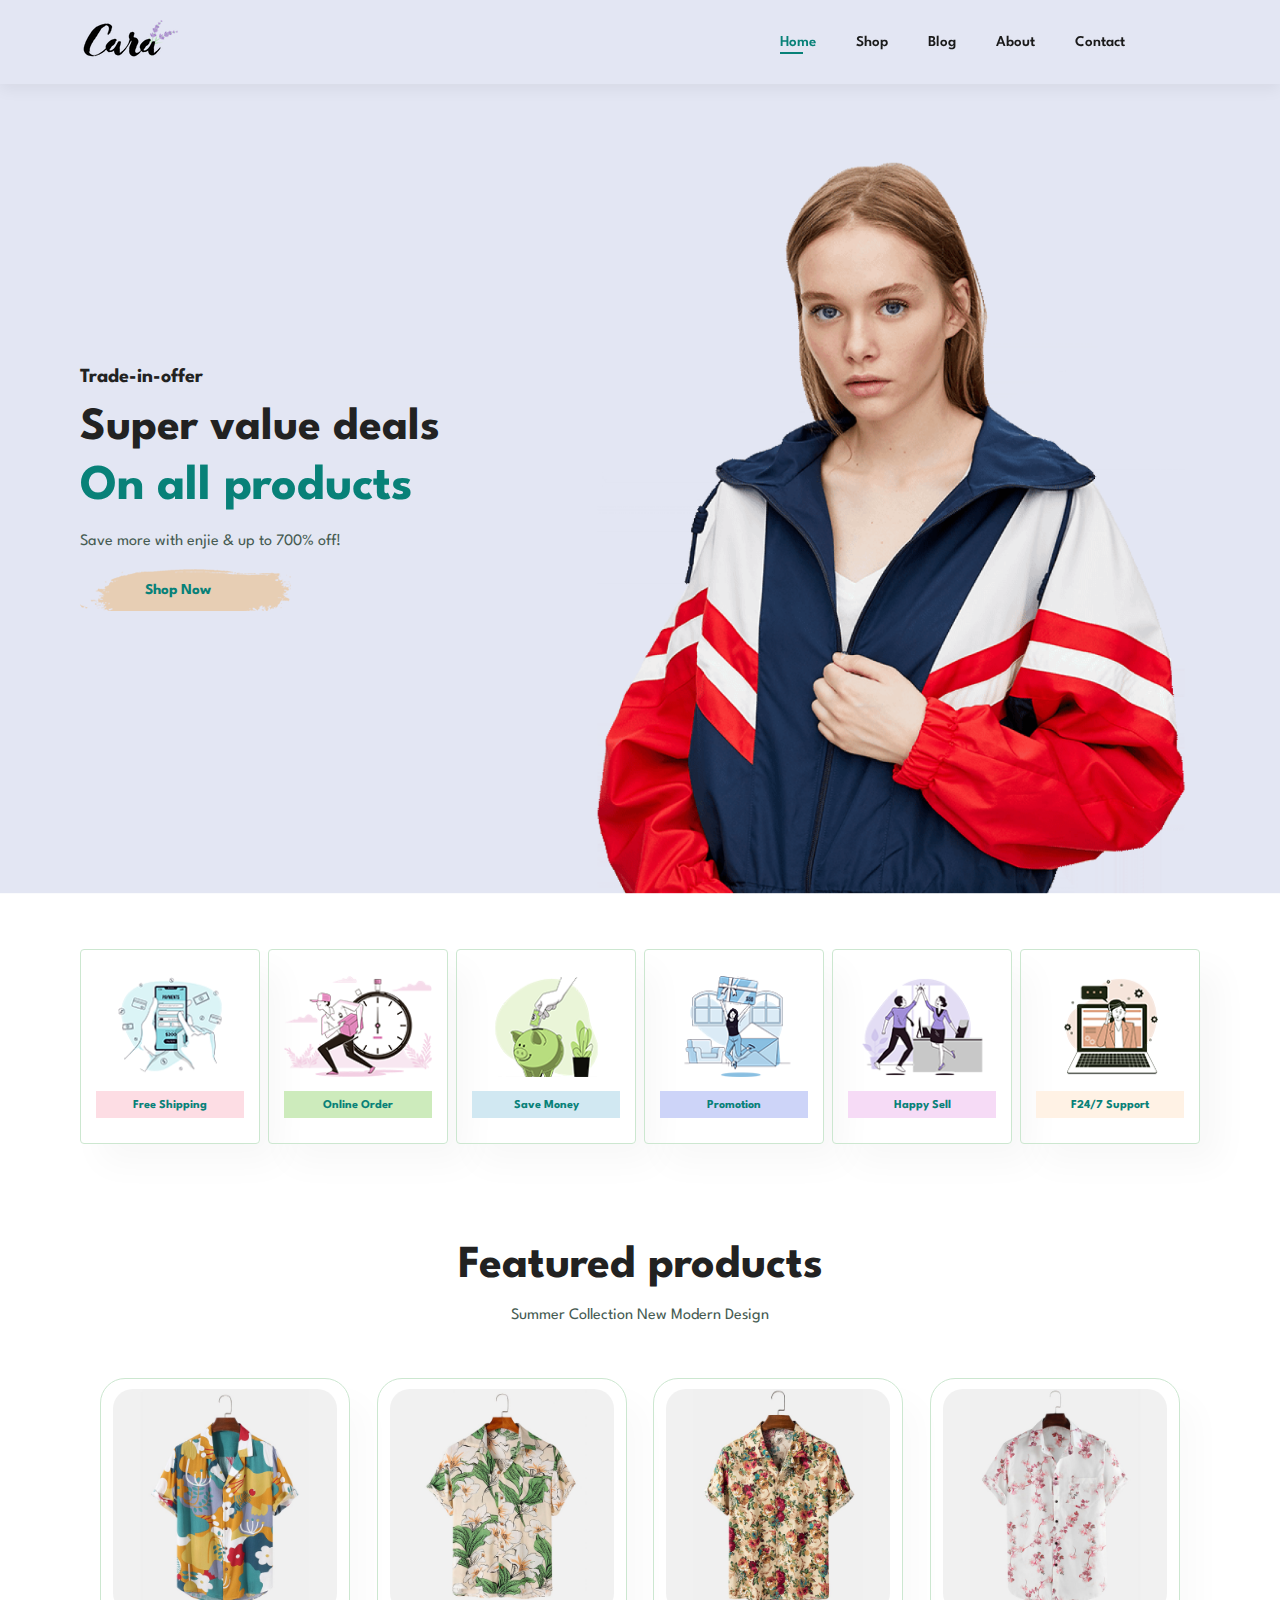
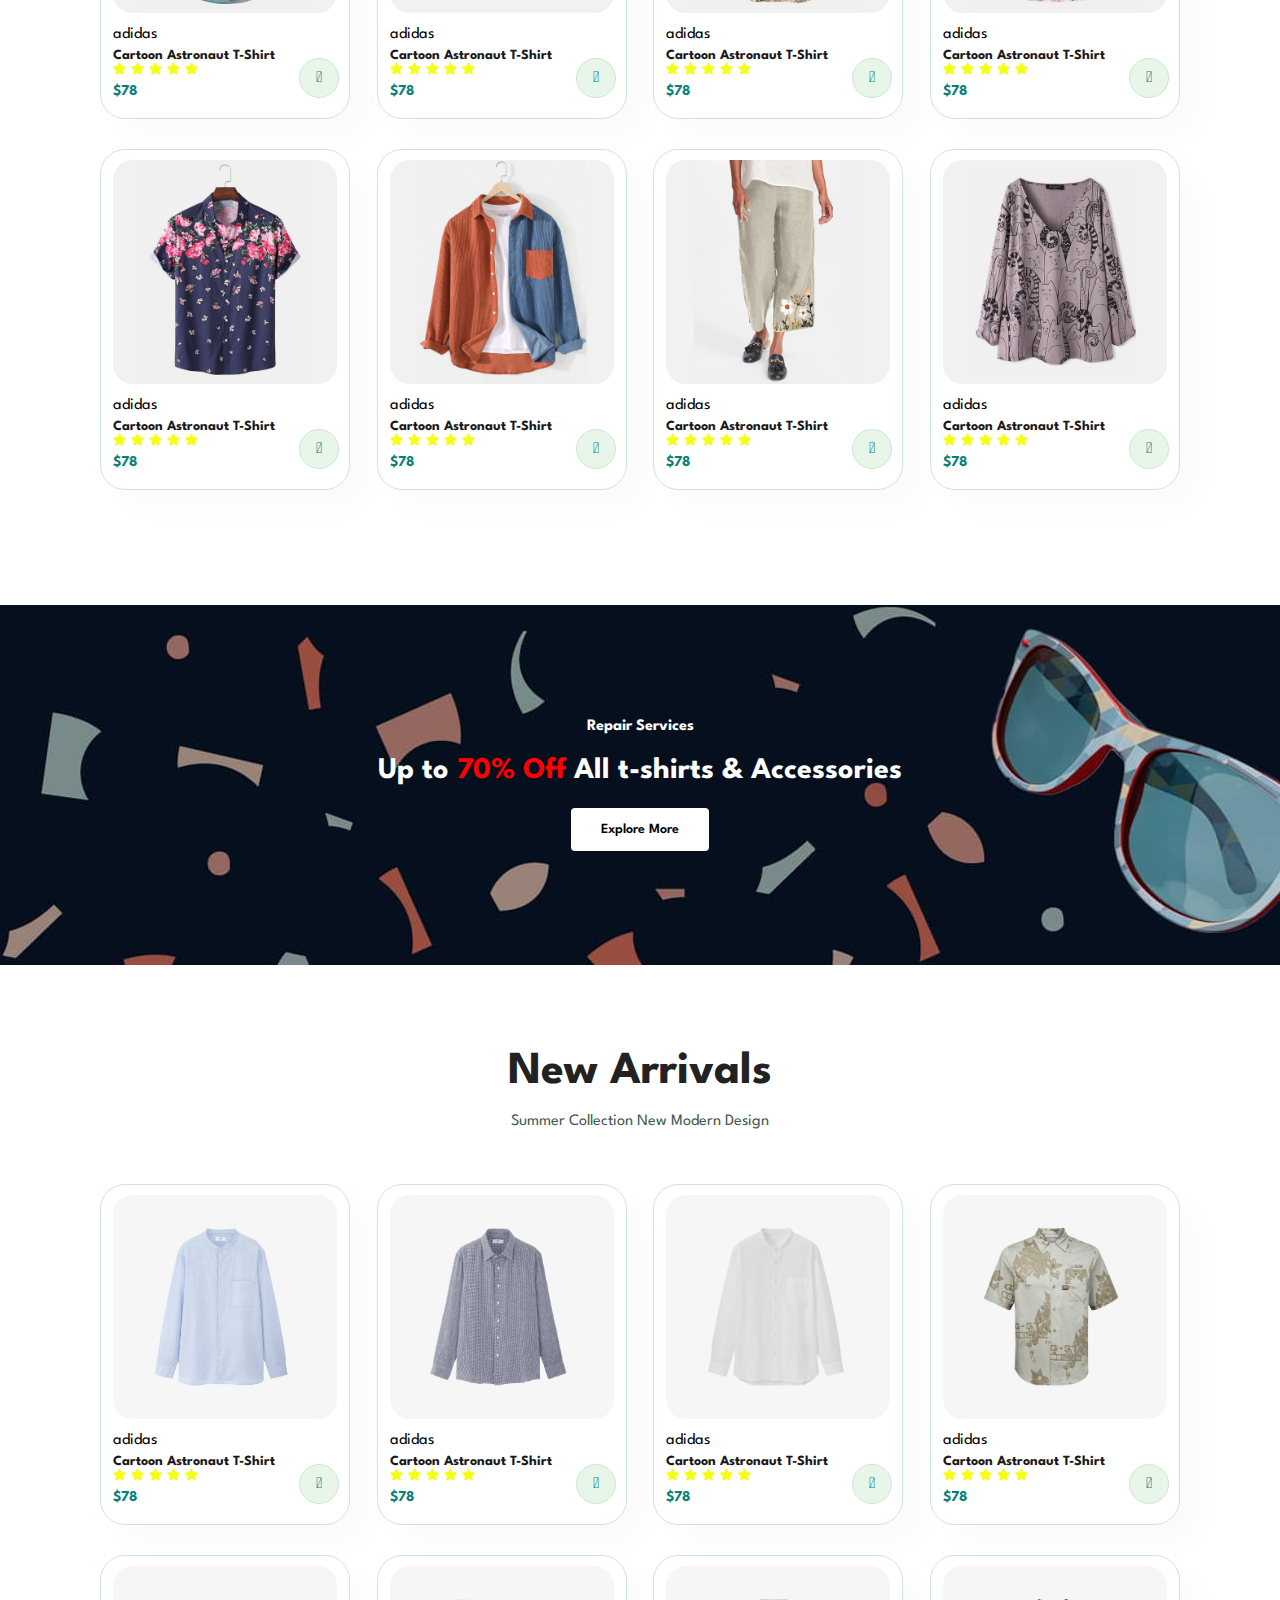
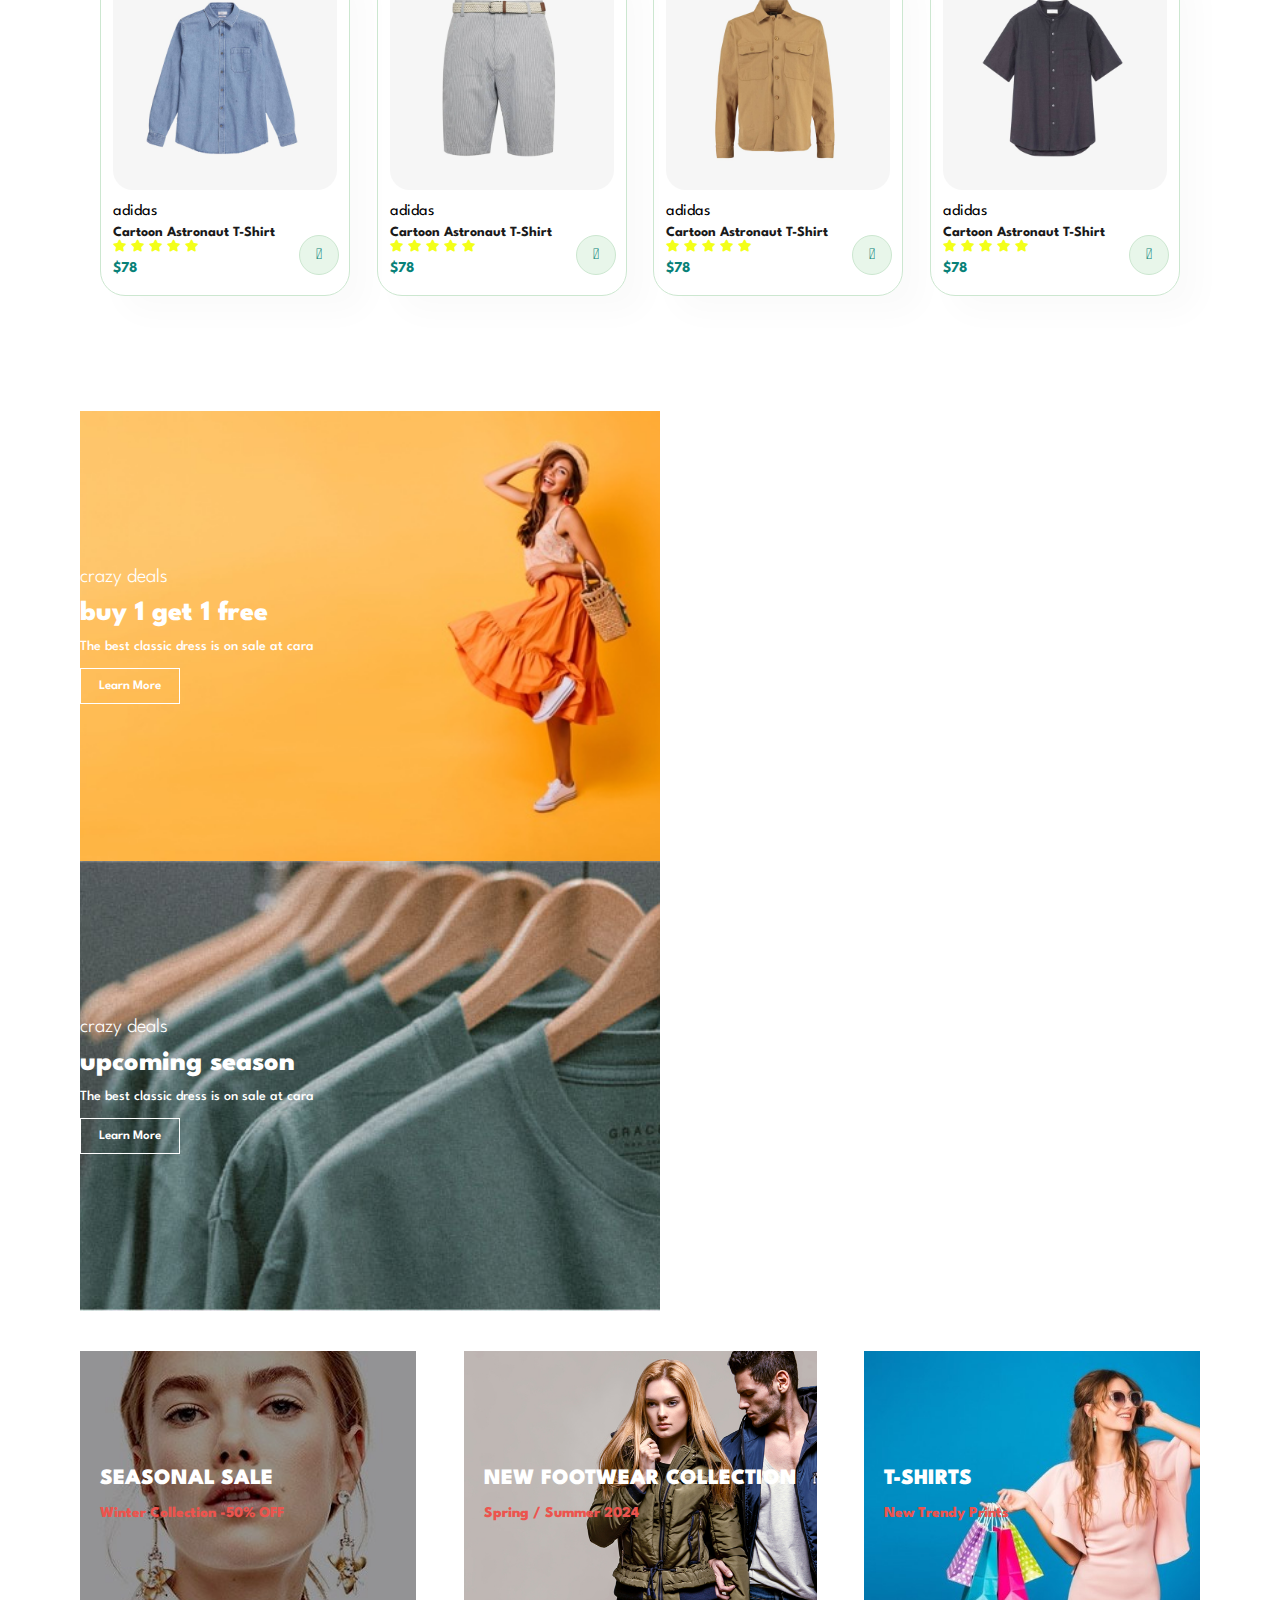
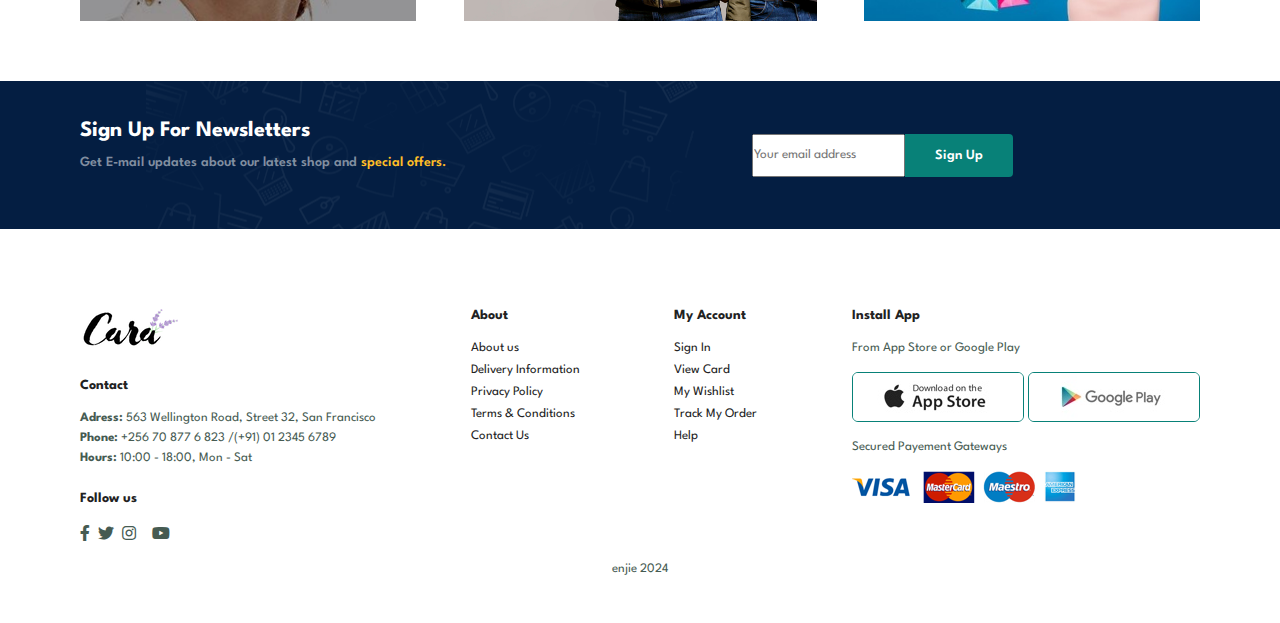
<file: Build-and-Deploy-Ecommerce-Website-main/index.html>
<!DOCTYPE html>
<html lang="en">

    <head>
        <meta charset="UTF-8">
        <meta http-equiv="X-UA-Compatible" content="IE=edge">
        <meta name="viewport" content="width=device-width, initial-scale=1.0">
        <title>Tech2etc Ecommerce Tutorial</title>
        <link rel="stylesheet" href="https://pro.fontawesome.com/releases/v5.10.0/css/all.css" />
        <!-- <script src="https://kit.fontawesome.com/534ec6d240.js" crossorigin="anonymous"></script> -->

        <link rel="stylesheet" href="style.css">
    </head>

    <body>
   <!-- we gonna start from out logo -->
   <section id="header">
   
    <a href="#"><img src="img/logo.png" class="logo" alt=""></a>


    <!-- now we gonna create our nav -->

    <div>
        <ul id="navbar">
            <li><a class="active" href="index.html">Home</a></li>
            <li><a href="shop.html">Shop</a></li>
            <li><a href="blog.html">Blog</a></li>
            <li><a href="about.html">About</a></li>
            <li><a href="Contact.html">Contact</a></li>
            <li id="lg-bag"><a href="cart.html"><i class="far fa-shopping-bag"></i></a></li>
            <a href="#" id="close"><i class="far fa-times"></i></a>
        </ul>
    </div>
    <div id="mobile">
        <a href="cart.html"><i class="far fa-shopping-bag"></i></a>
        <i id="bar" class="fas fa-outdent" ></i>
     
    </div>
 </section>

 <section id="hero" >
    <h4>Trade-in-offer </h4>
    <h2>Super value deals</h2>
    <h1>On all products</h1>
    <p>Save more with enjie & up to 700% off!</p>
    <button>Shop Now</button>
   </section>

  
   <section id="feature" class="section-p1">
    <div class="fe-box">
        <img src="img/features/f1.png" alt="">
        <h6>Free Shipping</h6>
    </div>

    <div class="fe-box">
        <img src="img/features/f2.png" alt="">
        <h6>Online Order</h6>
    </div>

    <div class="fe-box">
        <img src="img/features/f3.png" alt="">
        <h6>Save Money</h6>
    </div>

    <div class="fe-box">
        <img src="img/features/f4.png" alt="">
        <h6>Promotion</h6>
    </div>

    <div class="fe-box">
        <img src="img/features/f5.png" alt="">
        <h6>Happy Sell</h6>
    </div>

    <div class="fe-box">
        <img src="img/features/f6.png" alt="">
        <h6>F24/7 Support</h6>
    </div>



   </section>

   <section id="product1" class="section-p1">
    <h2>Featured products</h2>
    <p>Summer Collection New Modern Design</p>
    <div class="pro-container">
        <div class="pro">
            <img src="img/products/f1.jpg" alt="">
            <div class="des">
                <span>adidas</span>
                <h5>Cartoon Astronaut T-Shirt</h5>
                <div class="star">
                   <i class="fas fa-star"></i>
                   <i class="fas fa-star"></i>
                   <i class="fas fa-star"></i>
                   <i class="fas fa-star"></i>
                   <i class="fas fa-star"></i>
                   

                </div>
                <h4>$78</h4>
            </div> 
                    <a href="#"><i class="fal fa-shopping-cart cart"></i></a>
        </div>


        <div class="pro">
            <img src="img/products/f2.jpg" alt="">
            <div class="des">
                <span>adidas</span>
                <h5>Cartoon Astronaut T-Shirt</h5>
                <div class="star">
                   <i class="fas fa-star"></i>
                   <i class="fas fa-star"></i>
                   <i class="fas fa-star"></i>
                   <i class="fas fa-star"></i>
                   <i class="fas fa-star"></i>
                   

                </div>
                <h4>$78</h4>
            </div> 
                    <a href="#"><i class="fal fa-shopping-cart cart"></i></a>
        </div>

        <div class="pro">
            <img src="img/products/f3.jpg" alt="">
            <div class="des">
                <span>adidas</span>
                <h5>Cartoon Astronaut T-Shirt</h5>
                <div class="star">
                   <i class="fas fa-star"></i>
                   <i class="fas fa-star"></i>
                   <i class="fas fa-star"></i>
                   <i class="fas fa-star"></i>
                   <i class="fas fa-star"></i>
                   

                </div>
                <h4>$78</h4>
            </div> 
                    <a href="#"><i class="fal fa-shopping-cart cart"></i></a>
        </div>


        <div class="pro">
            <img src="img/products/f4.jpg" alt="">
            <div class="des">
                <span>adidas</span>
                <h5>Cartoon Astronaut T-Shirt</h5>
                <div class="star">
                   <i class="fas fa-star"></i>
                   <i class="fas fa-star"></i>
                   <i class="fas fa-star"></i>
                   <i class="fas fa-star"></i>
                   <i class="fas fa-star"></i>
                   

                </div>
                <h4>$78</h4>
            </div> 
                    <a href="#"><i class="fal fa-shopping-cart cart"></i></a>
        </div>


        <div class="pro">
            <img src="img/products/f5.jpg" alt="">
            <div class="des">
                <span>adidas</span>
                <h5>Cartoon Astronaut T-Shirt</h5>
                <div class="star">
                   <i class="fas fa-star"></i>
                   <i class="fas fa-star"></i>
                   <i class="fas fa-star"></i>
                   <i class="fas fa-star"></i>
                   <i class="fas fa-star"></i>
                   

                </div>
                <h4>$78</h4>
            </div> 
                    <a href="#"><i class="fal fa-shopping-cart cart"></i></a>
        </div>

        <div class="pro">
            <img src="img/products/f6.jpg" alt="">
            <div class="des">
                <span>adidas</span>
                <h5>Cartoon Astronaut T-Shirt</h5>
                <div class="star">
                   <i class="fas fa-star"></i>
                   <i class="fas fa-star"></i>
                   <i class="fas fa-star"></i>
                   <i class="fas fa-star"></i>
                   <i class="fas fa-star"></i>
                   

                </div>
                <h4>$78</h4>
            </div> 
                    <a href="#"><i class="fal fa-shopping-cart cart"></i></a>
        </div>


        <div class="pro">
            <img src="img/products/f7.jpg" alt="">
            <div class="des">
                <span>adidas</span>
                <h5>Cartoon Astronaut T-Shirt</h5>
                <div class="star">
                   <i class="fas fa-star"></i>
                   <i class="fas fa-star"></i>
                   <i class="fas fa-star"></i>
                   <i class="fas fa-star"></i>
                   <i class="fas fa-star"></i>
                   

                </div>
                <h4>$78</h4>
            </div> 
                    <a href="#"><i class="fal fa-shopping-cart cart"></i></a>
        </div>


        <div class="pro">
            <img src="img/products/f8.jpg" alt="">
            <div class="des">
                <span>adidas</span>
                <h5>Cartoon Astronaut T-Shirt</h5>
                <div class="star">
                   <i class="fas fa-star"></i>
                   <i class="fas fa-star"></i>
                   <i class="fas fa-star"></i>
                   <i class="fas fa-star"></i>
                   <i class="fas fa-star"></i>
                   

                </div>
                <h4>$78</h4>
            </div> 
                    <a href="#"><i class="fal fa-shopping-cart cart"></i></a>
        </div>



    </div>
   </section>


   <section id="banner" class="section-m1">
    <h4>Repair Services</h4>
    <h2>Up to <span>70% Off</span> All t-shirts & Accessories</h2>
    <button class="normal">Explore More</button>
   </section>

   <section id="product1" class="section-p1">
    <h2>New Arrivals</h2>
    <p>Summer Collection New Modern Design</p>
    <div class="pro-container">
        <div class="pro">
            <img src="img/products/n1.jpg" alt="">
            <div class="des">
                <span>adidas</span>
                <h5>Cartoon Astronaut T-Shirt</h5>
                <div class="star">
                   <i class="fas fa-star"></i>
                   <i class="fas fa-star"></i>
                   <i class="fas fa-star"></i>
                   <i class="fas fa-star"></i>
                   <i class="fas fa-star"></i>
                   

                </div>
                <h4>$78</h4>
            </div> 
                    <a href="#"><i class="fal fa-shopping-cart cart"></i></a>
        </div>


        <div class="pro">
            <img src="img/products/n2.jpg" alt="">
            <div class="des">
                <span>adidas</span>
                <h5>Cartoon Astronaut T-Shirt</h5>
                <div class="star">
                   <i class="fas fa-star"></i>
                   <i class="fas fa-star"></i>
                   <i class="fas fa-star"></i>
                   <i class="fas fa-star"></i>
                   <i class="fas fa-star"></i>
                   

                </div>
                <h4>$78</h4>
            </div> 
                    <a href="#"><i class="fal fa-shopping-cart cart"></i></a>
        </div>

        <div class="pro">
            <img src="img/products/n3.jpg" alt="">
            <div class="des">
                <span>adidas</span>
                <h5>Cartoon Astronaut T-Shirt</h5>
                <div class="star">
                   <i class="fas fa-star"></i>
                   <i class="fas fa-star"></i>
                   <i class="fas fa-star"></i>
                   <i class="fas fa-star"></i>
                   <i class="fas fa-star"></i>
                   

                </div>
                <h4>$78</h4>
            </div> 
                    <a href="#"><i class="fal fa-shopping-cart cart"></i></a>
        </div>


        <div class="pro">
            <img src="img/products/n4.jpg" alt="">
            <div class="des">
                <span>adidas</span>
                <h5>Cartoon Astronaut T-Shirt</h5>
                <div class="star">
                   <i class="fas fa-star"></i>
                   <i class="fas fa-star"></i>
                   <i class="fas fa-star"></i>
                   <i class="fas fa-star"></i>
                   <i class="fas fa-star"></i>
                   

                </div>
                <h4>$78</h4>
            </div> 
                    <a href="#"><i class="fal fa-shopping-cart cart"></i></a>
        </div>


        <div class="pro">
            <img src="img/products/n5.jpg" alt="">
            <div class="des">
                <span>adidas</span>
                <h5>Cartoon Astronaut T-Shirt</h5>
                <div class="star">
                   <i class="fas fa-star"></i>
                   <i class="fas fa-star"></i>
                   <i class="fas fa-star"></i>
                   <i class="fas fa-star"></i>
                   <i class="fas fa-star"></i>
                   

                </div>
                <h4>$78</h4>
            </div> 
                    <a href="#"><i class="fal fa-shopping-cart cart"></i></a>
        </div>

        <div class="pro">
            <img src="img/products/n6.jpg" alt="">
            <div class="des">
                <span>adidas</span>
                <h5>Cartoon Astronaut T-Shirt</h5>
                <div class="star">
                   <i class="fas fa-star"></i>
                   <i class="fas fa-star"></i>
                   <i class="fas fa-star"></i>
                   <i class="fas fa-star"></i>
                   <i class="fas fa-star"></i>
                   

                </div>
                <h4>$78</h4>
            </div> 
                    <a href="#"><i class="fal fa-shopping-cart cart"></i></a>
        </div>


        <div class="pro">
            <img src="img/products/n7.jpg" alt="">
            <div class="des">
                <span>adidas</span>
                <h5>Cartoon Astronaut T-Shirt</h5>
                <div class="star">
                   <i class="fas fa-star"></i>
                   <i class="fas fa-star"></i>
                   <i class="fas fa-star"></i>
                   <i class="fas fa-star"></i>
                   <i class="fas fa-star"></i>
                   

                </div>
                <h4>$78</h4>
            </div> 
                    <a href="#"><i class="fal fa-shopping-cart cart"></i></a>
        </div>


        <div class="pro">
            <img src="img/products/n8.jpg" alt="">
            <div class="des">
                <span>adidas</span>
                <h5>Cartoon Astronaut T-Shirt</h5>
                <div class="star">
                   <i class="fas fa-star"></i>
                   <i class="fas fa-star"></i>
                   <i class="fas fa-star"></i>
                   <i class="fas fa-star"></i>
                   <i class="fas fa-star"></i>
                   

                </div>
                <h4>$78</h4>
            </div> 
                    <a href="#"><i class="fal fa-shopping-cart cart"></i></a>
        </div>



    </div>
   </section>

   <section id="sm-banner" class="section-p1">
    <div class="banner-box">
        <h4>crazy deals</h4>
        <h2>buy 1 get 1 free</h2>
        <span>The best classic dress is on sale at cara</span>
        <button class="white">Learn More</button>
    </div>

    <div class="banner-box banner-box2">
        <h4>crazy deals</h4>
        <h2>upcoming season</h2>
        <span>The best classic dress is on sale at cara</span>
        <button class="white">Learn More</button>
    </div>
   </section>

   <section id="banner3">
    <div class="banner-box">
     
        <h2>SEASONAL SALE</h2>
        <h3>Winter Collection -50% OFF</h3>
       
    </div>

    <div class="banner-box banner-box2">
     
        <h2>NEW FOOTWEAR COLLECTION</h2>
        <h3>Spring / Summer 2024</h3>
       
    </div>

    <div class="banner-box banner-box3" >
     
        <h2>T-SHIRTS</h2>
        <h3>New Trendy Prints</h3>
       
    </div>

   </section>

   <section id="newsletter" class="section-p1 section-m1">
    <div class="newstext">
        <h4>Sign Up For Newsletters</h4>
        <p>Get E-mail updates about our latest shop and  <span>special offers.</span></p>
    </div>
    <div class="form">
        <input type="text" placeholder="Your email address" class="dinput">
        <button class="normal">Sign Up</button>
    </div>
   </section>

 <footer class="section-p1">
    <div class="col">
        <img class="logo" src="img/logo.png" alt="">
        <h4>Contact</h4>
        <p><strong>Adress:</strong> 563 Wellington Road, Street 32, San Francisco</p>
        <p><strong>Phone:</strong> +256 70 877 6 823 /(+91) 01 2345 6789</p>
        <p><strong>Hours:</strong> 10:00 - 18:00, Mon - Sat</p>
        <div class="follow">
            <h4>Follow us</h4>
            <div class="icon">
                <i class="fab fa-facebook-f"></i>
                <i class="fab fa-twitter"></i>
                <i class="fab fa-instagram"></i>
                <i class="fab fa-printerest-p"></i>
                <i class="fab fa-youtube"></i>
            </div>
        </div>
    </div>
    <div class="col">
        <h4>About</h4>
        <a href="#">About us</a>
        <a href="#">Delivery Information</a>
        <a href="#">Privacy Policy</a>
        <a href="#">Terms & Conditions</a>
        <a href="#">Contact Us</a>
    </div>

    <div class="col">
        <h4>My Account</h4>
        <a href="#">Sign In</a>
        <a href="#">View Card</a>
        <a href="#">My Wishlist</a>
        <a href="#">Track My Order</a>
        <a href="#">Help</a>
    </div>
    <div class="col install">
        <h4>Install App</h4>
        <p>From App Store or Google Play</p>
        <div class="row">
            <img src="img/pay/app.jpg" alt="">
            <img src="img/pay/play.jpg" alt="">

        </div>
        <p>Secured Payement Gateways</p>
        <img src="img/pay/pay.png" alt="">
    </div>

    <div class="copyright">
    <p>enjie 2024</p>
    </div>
 </footer>

        <script src="script.js"></script>
    </body>

</html>
</file>
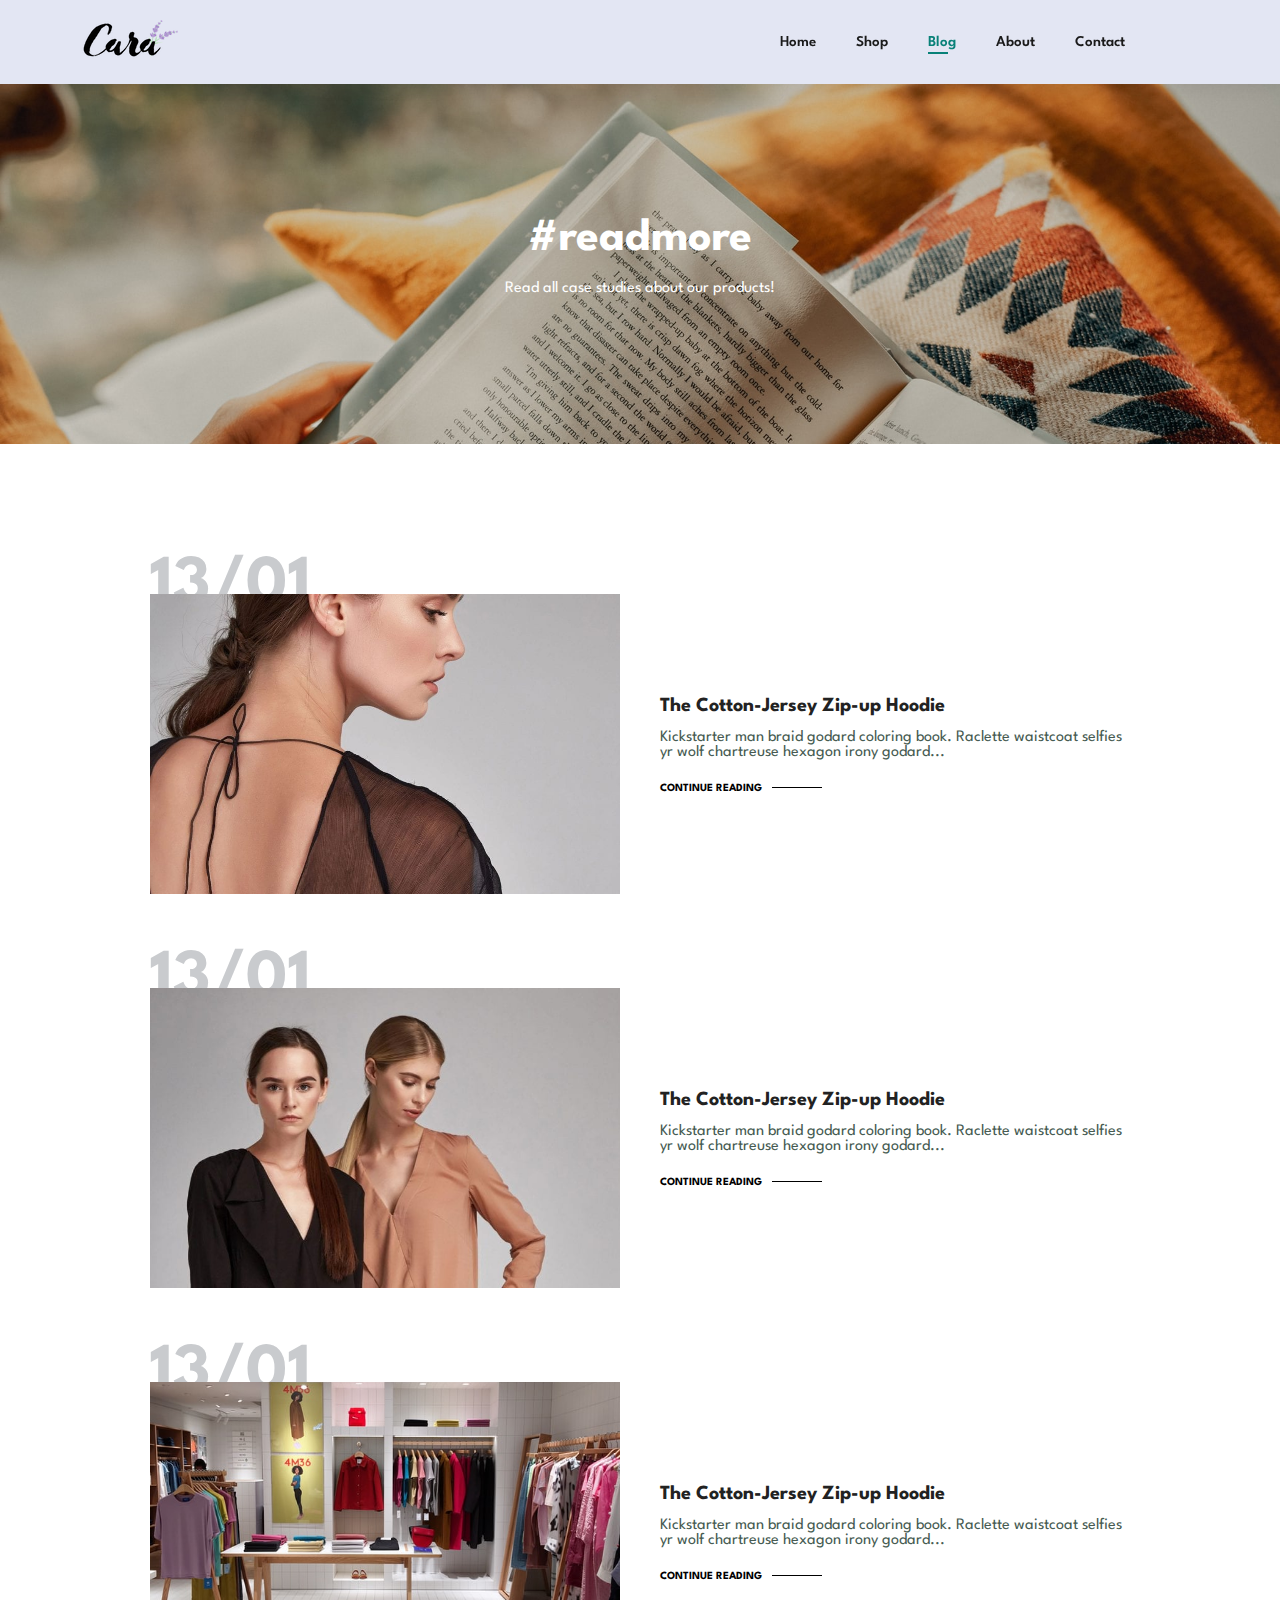
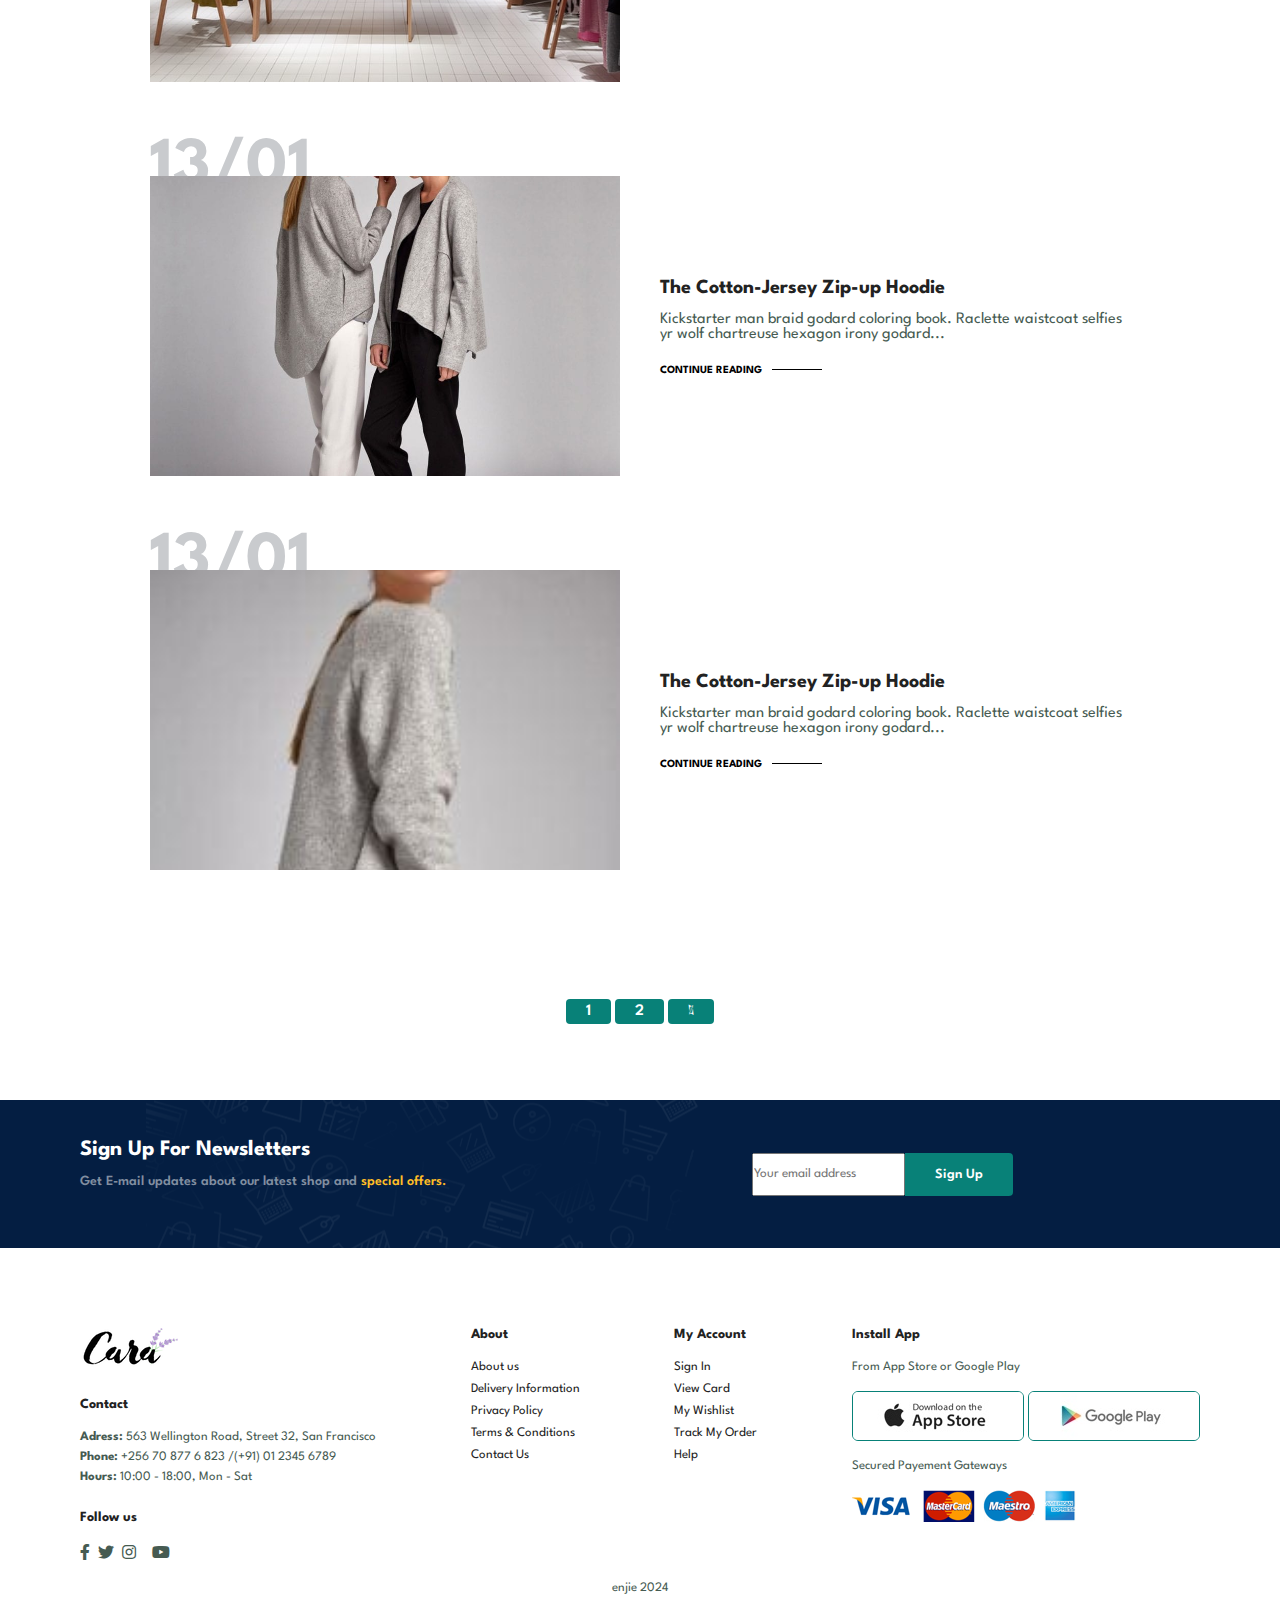
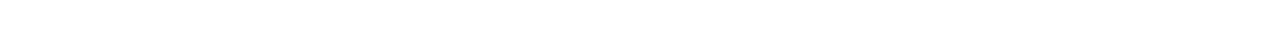
<file: Build-and-Deploy-Ecommerce-Website-main/blog.html>
<!DOCTYPE html>
<html lang="en">

    <head>
        <meta charset="UTF-8">
        <meta http-equiv="X-UA-Compatible" content="IE=edge">
        <meta name="viewport" content="width=device-width, initial-scale=1.0">
        <title>Tech2etc Ecommerce Tutorial</title>
        <link rel="stylesheet" href="https://pro.fontawesome.com/releases/v5.10.0/css/all.css" />
        <!-- <script src="https://kit.fontawesome.com/534ec6d240.js" crossorigin="anonymous"></script> -->

        <link rel="stylesheet" href="style.css">
    </head>

    <body>
   <!-- we gonna start from out logo -->
   <section id="header">
   
    <a href="#"><img src="img/logo.png" class="logo" alt=""></a>


    <!-- now we gonna create our nav -->

    <div>
        <ul id="navbar">
            <li><a  href="index.html">Home</a></li>
            <li><a  href="shop.html">Shop</a></li>
            <li><a class="active" href="blog.html">Blog</a></li>
            <li><a href="about.html">About</a></li>
            <li><a href="Contact.html">Contact</a></li>
            <li id="lg-bag"><a href="cart.html"><i class="far fa-shopping-bag"></i></a></li>
            <a href="#" id="close"><i class="far fa-times"></i></a>
        </ul>
    </div>
    <div id="mobile">
        <a href="cart.html"><i class="far fa-shopping-bag"></i></a>
        <i id="bar" class="fas fa-outdent" ></i>
     
    </div>
 </section>

 <section id="page-header" class="blog-header" >
   
    <h2>#readmore</h2>
    
    <p>Read all case studies about our products!</p>
  
   </section>

   <section id="blog">
    <div class="blog-box">
        <div class="blog-img">
            <img src="img/blog/b1.jpg" alt="">
        </div>
        <div class="blog-details">
            <h4>The Cotton-Jersey Zip-up Hoodie</h4>
            <p>Kickstarter man braid godard coloring book. Raclette waistcoat selfies yr 
                wolf chartreuse hexagon irony godard...</p>
                <a href="#">CONTINUE READING</a>
        </div>
        <h1>13/01</h1>
    </div>

    <div class="blog-box">
        <div class="blog-img">
            <img src="img/blog/b2.jpg" alt="">
        </div>
        <div class="blog-details">
            <h4>The Cotton-Jersey Zip-up Hoodie</h4>
            <p>Kickstarter man braid godard coloring book. Raclette waistcoat selfies yr 
                wolf chartreuse hexagon irony godard...</p>
                <a href="#">CONTINUE READING</a>
        </div>
        <h1>13/01</h1>
    </div>

    <div class="blog-box">
        <div class="blog-img">
            <img src="img/blog/b3.jpg" alt="">
        </div>
        <div class="blog-details">
            <h4>The Cotton-Jersey Zip-up Hoodie</h4>
            <p>Kickstarter man braid godard coloring book. Raclette waistcoat selfies yr 
                wolf chartreuse hexagon irony godard...</p>
                <a href="#">CONTINUE READING</a>
        </div>
        <h1>13/01</h1>
    </div>

    <div class="blog-box">
        <div class="blog-img">
            <img src="img/blog/b4.jpg" alt="">
        </div>
        <div class="blog-details">
            <h4>The Cotton-Jersey Zip-up Hoodie</h4>
            <p>Kickstarter man braid godard coloring book. Raclette waistcoat selfies yr 
                wolf chartreuse hexagon irony godard...</p>
                <a href="#">CONTINUE READING</a>
        </div>
        <h1>13/01</h1>
    </div>

    <div class="blog-box">
        <div class="blog-img">
            <img src="img/blog/b5.jpg" alt="">
        </div>
        <div class="blog-details">
            <h4>The Cotton-Jersey Zip-up Hoodie</h4>
            <p>Kickstarter man braid godard coloring book. Raclette waistcoat selfies yr 
                wolf chartreuse hexagon irony godard...</p>
                <a href="#">CONTINUE READING</a>
        </div>
        <h1>13/01</h1>
    </div>
   </section>

  <section id="pagination" class="section-p1">
    <a href="#">1</a>
    <a href="#">2</a>
    <a href="#"><i class="fal fa-long-arrow-alt-right"></i></a>
   </section>


   <section id="newsletter" class="section-p1 section-m1">
    <div class="newstext">
        <h4>Sign Up For Newsletters</h4>
        <p>Get E-mail updates about our latest shop and  <span>special offers.</span></p>
    </div>
    <div class="form">
        <input type="text" placeholder="Your email address" class="dinput">
        <button class="normal">Sign Up</button>
    </div>
   </section>

 <footer class="section-p1">
    <div class="col">
        <img class="logo" src="img/logo.png" alt="">
        <h4>Contact</h4>
        <p><strong>Adress:</strong> 563 Wellington Road, Street 32, San Francisco</p>
        <p><strong>Phone:</strong> +256 70 877 6 823 /(+91) 01 2345 6789</p>
        <p><strong>Hours:</strong> 10:00 - 18:00, Mon - Sat</p>
        <div class="follow">
            <h4>Follow us</h4>
            <div class="icon">
                <i class="fab fa-facebook-f"></i>
                <i class="fab fa-twitter"></i>
                <i class="fab fa-instagram"></i>
                <i class="fab fa-printerest-p"></i>
                <i class="fab fa-youtube"></i>
            </div>
        </div>
    </div>
    <div class="col">
        <h4>About</h4>
        <a href="#">About us</a>
        <a href="#">Delivery Information</a>
        <a href="#">Privacy Policy</a>
        <a href="#">Terms & Conditions</a>
        <a href="#">Contact Us</a>
    </div>

    <div class="col">
        <h4>My Account</h4>
        <a href="#">Sign In</a>
        <a href="#">View Card</a>
        <a href="#">My Wishlist</a>
        <a href="#">Track My Order</a>
        <a href="#">Help</a>
    </div>
    <div class="col install">
        <h4>Install App</h4>
        <p>From App Store or Google Play</p>
        <div class="row">
            <img src="img/pay/app.jpg" alt="">
            <img src="img/pay/play.jpg" alt="">

        </div>
        <p>Secured Payement Gateways</p>
        <img src="img/pay/pay.png" alt="">
    </div>

    <div class="copyright">
    <p>enjie 2024</p>
    </div>
 </footer>

        <script src="script.js"></script>
    </body>

</html>
</file>
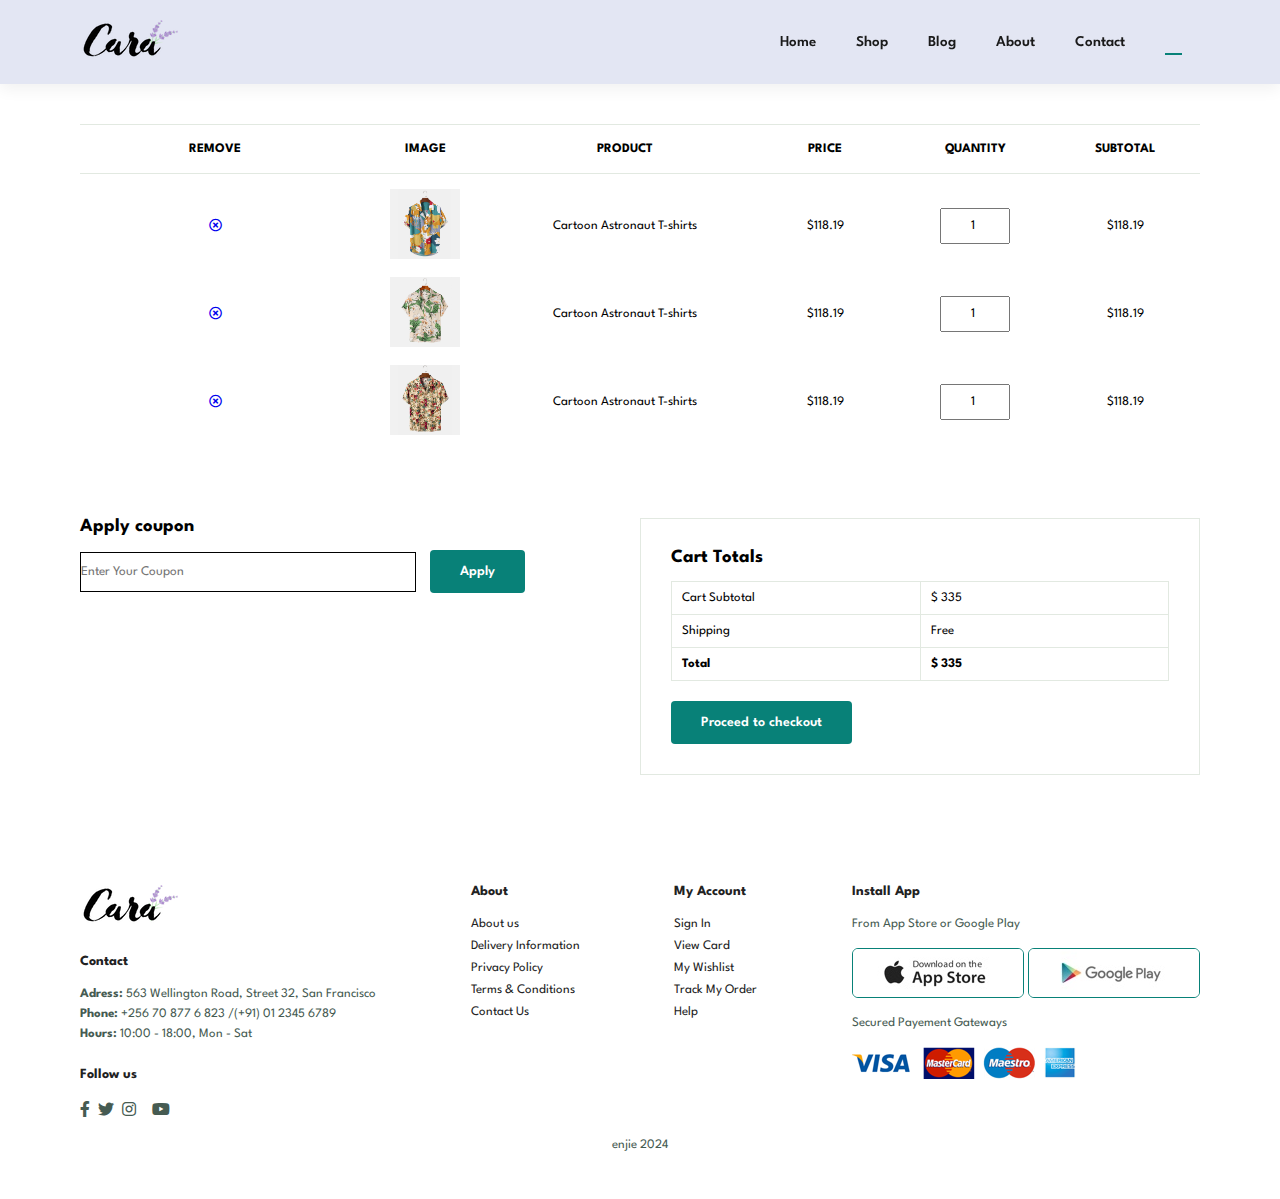
<file: Build-and-Deploy-Ecommerce-Website-main/cart.html>
<!DOCTYPE html>
<html lang="en">

    <head>
        <meta charset="UTF-8">
        <meta http-equiv="X-UA-Compatible" content="IE=edge">
        <meta name="viewport" content="width=device-width, initial-scale=1.0">
        <title>Tech2etc Ecommerce Tutorial</title>
        <link rel="stylesheet" href="https://pro.fontawesome.com/releases/v5.10.0/css/all.css" />
     

        <link rel="stylesheet" href="style.css">
    </head>

    <body>
   <!-- we gonna start from out logo -->
   <section id="header">
   
    <a href="#"><img src="img/logo.png" class="logo" alt=""></a>


    <!-- now we gonna create our nav -->

    <div>
        <ul id="navbar">
            <li><a  href="index.html">Home</a></li>
            <li><a  href="shop.html">Shop</a></li>
            <li><a  href="blog.html">Blog</a></li>
            <li><a href="about.html">About</a></li>
            <li><a  href="Contact.html">Contact</a></li>
            <li id="lg-bag"><a  class="active" href="cart.html"><i class="far fa-shopping-bag"></i></a></li>
            <a href="#" id="close"><i class="far fa-times"></i></a>
        </ul>
    </div>
    <div id="mobile">
        <a href="cart.html"><i class="far fa-shopping-bag"></i></a>
        <i id="bar" class="fas fa-outdent" ></i>
     
    </div>
 </section>


 <section id="cart" class="section-p1">
    <table width="100%" >
        <thead>
            <tr>
                <td>Remove</td>
                <td>Image</td>
                <td>Product</td>
                <td>Price</td>
                <td>Quantity</td>
                <td>Subtotal</td>
            </tr>
        </thead>
        <tbody>
            <tr>
                <td><a href="#"><i class="far fa-times-circle"></i></a></td>
                <td><img src="img/products/f1.jpg" alt=""></td>
                <td>Cartoon Astronaut T-shirts</td>
                <td>$118.19</td>
                <td><input type="number" value="1"></td>
                <td>$118.19</td>
               
            </tr>


            <tr>
                <td><a href="#"><i class="far fa-times-circle"></i></a></td>
                <td><img src="img/products/f2.jpg" alt=""></td>
                <td>Cartoon Astronaut T-shirts</td>
                <td>$118.19</td>
                <td><input type="number" value="1"></td>
                <td>$118.19</td>
               
            </tr>


            <tr>
                <td><a href="#"><i class="far fa-times-circle"></i></a></td>
                <td><img src="img/products/f3.jpg" alt=""></td>
                <td>Cartoon Astronaut T-shirts</td>
                <td>$118.19</td>
                <td><input type="number" value="1"></td>
                <td>$118.19</td>
               
            </tr>
        </tbody>
    </table>
 </section>


 <section id="Cart-add" class="section-p1">
    <div id="coupon">
        <h3>Apply coupon</h3>

        <div>
            <input type="text" placeholder="Enter Your Coupon">
            <button class="normal">Apply</button>
        </div>
    </div>

    <div id="Subtotal">
        <h3>Cart Totals</h3>
        <table>
            <tr>
                <td>Cart Subtotal</td>
                <td>$ 335</td>
            </tr>
            <tr>
                <td>Shipping</td>
                <td>Free</td>
            </tr>
            <tr>
                <td><strong>Total</strong></td>
                <td><strong>$ 335</strong></td>
            </tr>
         
        </table>
        <button class="normal">Proceed to checkout</button>
    </div>
  
 </section>

  
 <footer class="section-p1">
    <div class="col">
        <img class="logo" src="img/logo.png" alt="">
        <h4>Contact</h4>
        <p><strong>Adress:</strong> 563 Wellington Road, Street 32, San Francisco</p>
        <p><strong>Phone:</strong> +256 70 877 6 823 /(+91) 01 2345 6789</p>
        <p><strong>Hours:</strong> 10:00 - 18:00, Mon - Sat</p>
        <div class="follow">
            <h4>Follow us</h4>
            <div class="icon">
                <i class="fab fa-facebook-f"></i>
                <i class="fab fa-twitter"></i>
                <i class="fab fa-instagram"></i>
                <i class="fab fa-printerest-p"></i>
                <i class="fab fa-youtube"></i>
            </div>
        </div>
    </div>
    <div class="col">
        <h4>About</h4>
        <a href="#">About us</a>
        <a href="#">Delivery Information</a>
        <a href="#">Privacy Policy</a>
        <a href="#">Terms & Conditions</a>
        <a href="#">Contact Us</a>
    </div>

    <div class="col">
        <h4>My Account</h4>
        <a href="#">Sign In</a>
        <a href="#">View Card</a>
        <a href="#">My Wishlist</a>
        <a href="#">Track My Order</a>
        <a href="#">Help</a>
    </div>
    <div class="col install">
        <h4>Install App</h4>
        <p>From App Store or Google Play</p>
        <div class="row">
            <img src="img/pay/app.jpg" alt="">
            <img src="img/pay/play.jpg" alt="">

        </div>
        <p>Secured Payement Gateways</p>
        <img src="img/pay/pay.png" alt="">
    </div>

    <div class="copyright">
    <p>enjie 2024</p>
    </div>
 </footer>

        <script src="script.js"></script>
    </body>

</html>
</file>
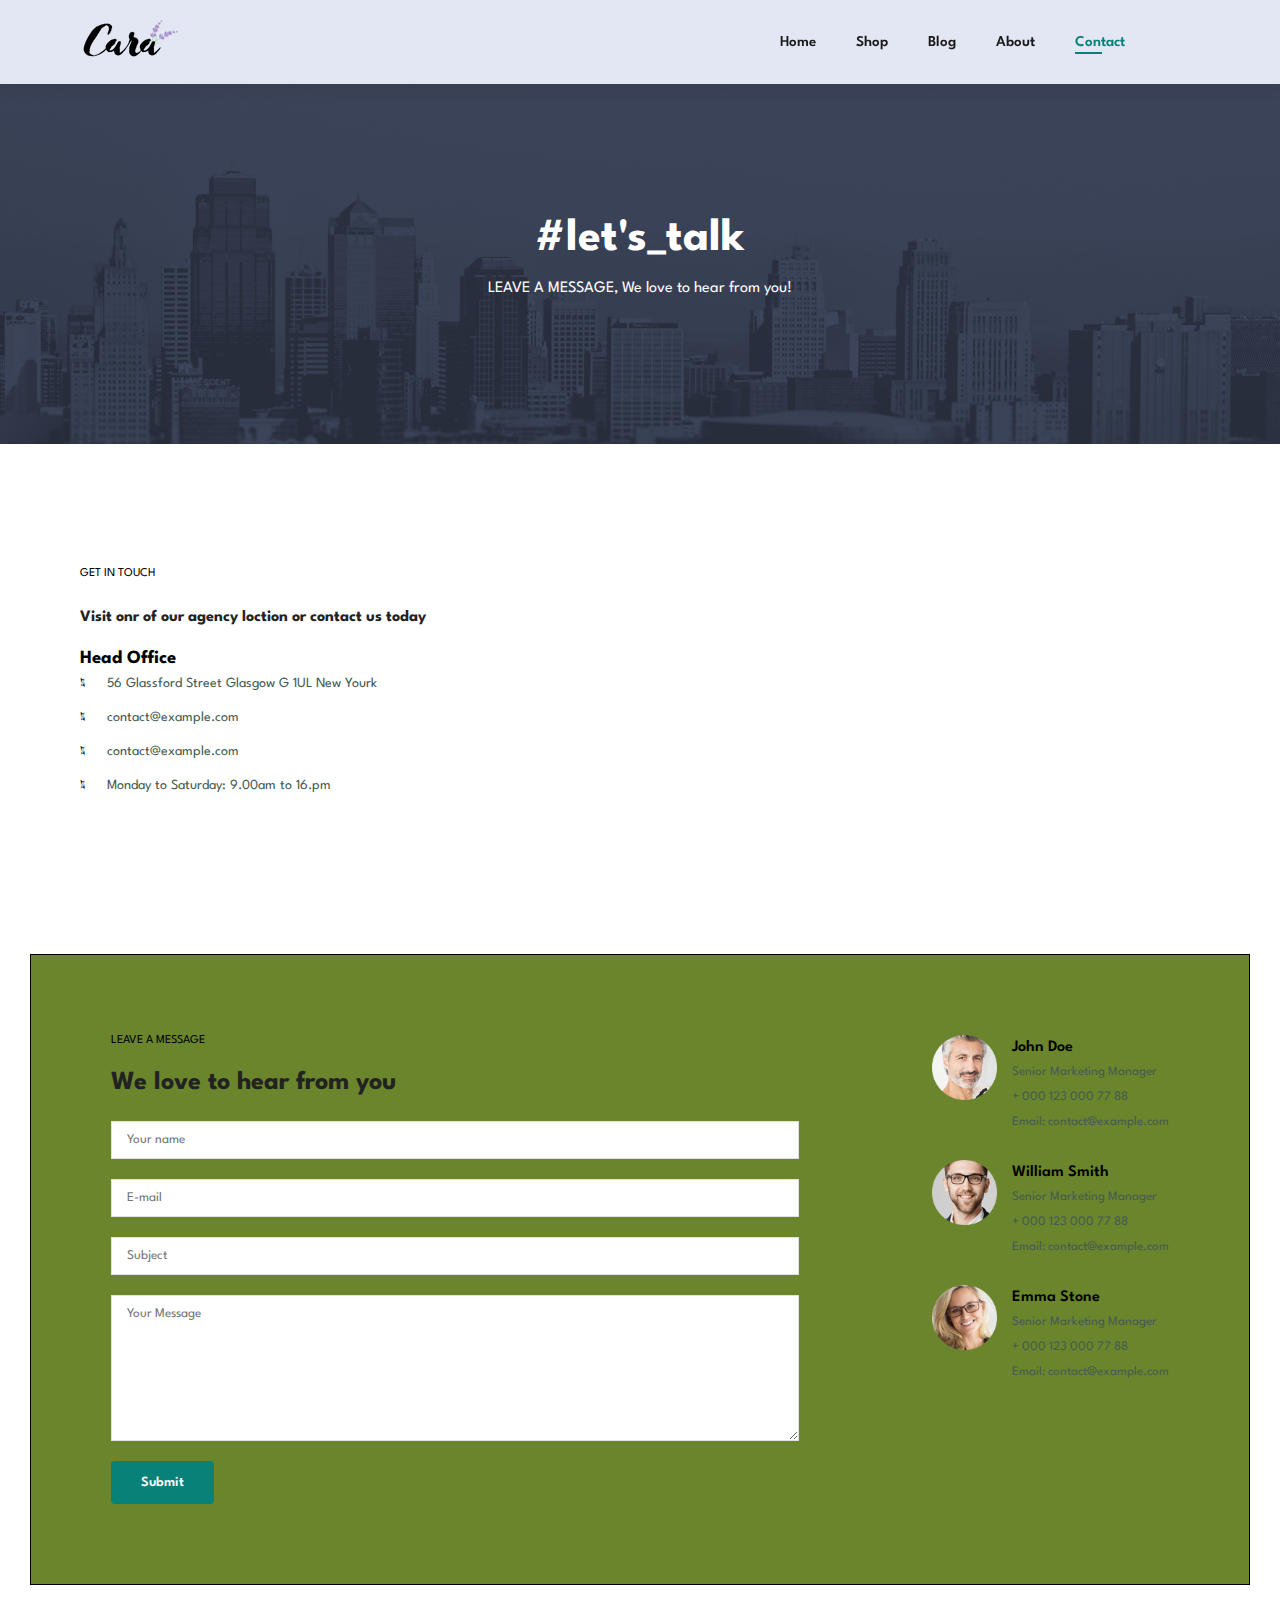
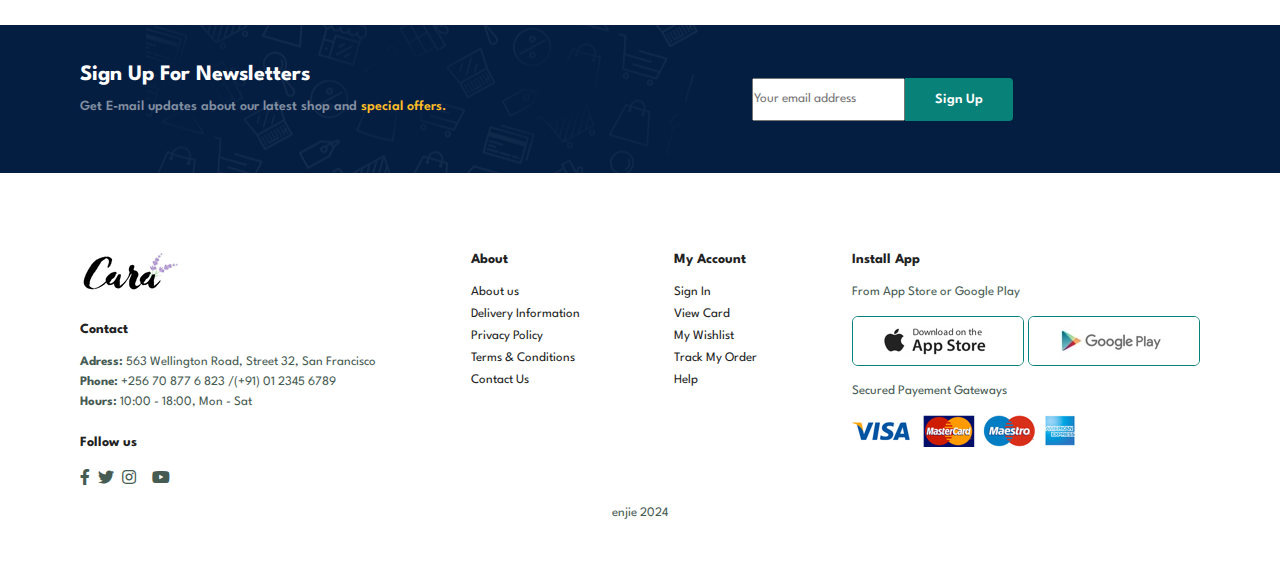
<file: Build-and-Deploy-Ecommerce-Website-main/contact.html>
<!DOCTYPE html>
<html lang="en">

    <head>
        <meta charset="UTF-8">
        <meta http-equiv="X-UA-Compatible" content="IE=edge">
        <meta name="viewport" content="width=device-width, initial-scale=1.0">
        <title>Tech2etc Ecommerce Tutorial</title>
        <link rel="stylesheet" href="https://pro.fontawesome.com/releases/v5.10.0/css/all.css" />
     

        <link rel="stylesheet" href="style.css">
    </head>

    <body>
   <!-- we gonna start from out logo -->
   <section id="header">
   
    <a href="#"><img src="img/logo.png" class="logo" alt=""></a>


    <!-- now we gonna create our nav -->

    <div>
        <ul id="navbar">
            <li><a  href="index.html">Home</a></li>
            <li><a  href="shop.html">Shop</a></li>
            <li><a  href="blog.html">Blog</a></li>
            <li><a href="about.html">About</a></li>
            <li><a class="active"  href="Contact.html">Contact</a></li>
            <li id="lg-bag"><a href="cart.html"><i class="far fa-shopping-bag"></i></a></li>
            <a href="#" id="close"><i class="far fa-times"></i></a>
        </ul>
    </div>
    <div id="mobile">
        <a href="cart.html"><i class="far fa-shopping-bag"></i></a>
        <i id="bar" class="fas fa-outdent" ></i>
     
    </div>
 </section>

 <section id="page-header" class="about-header" >
   
    <h2>#let's_talk</h2>
    
    <p>LEAVE A MESSAGE, We love to hear from you!</p>
  
   </section>

   <section id="contact-details" class="section-p1">
    <div class="details">
        <span>GET IN TOUCH</span>
        <h2>Visit onr of our agency loction or contact us today</h2>
        <h3>Head Office</h3>
        <div>
            <li>
                <i class="fal fa-map"></i>
                <p>56 Glassford Street Glasgow G 1UL New Yourk</p>
            </li>

            <li>
                <i class="fal fa-envelope"></i>
                <p>contact@example.com</p>
            </li>

            <li>
                <i class="fal fa-phone-alt"></i>
                <p>contact@example.com</p>
            </li>

            <li>
                <i class="fal fa-clock"></i>
                <p>Monday to Saturday: 9.00am to 16.pm </p>
            </li>
        </div>
    </div>

    <div class="map">
        <iframe src="https://www.google.com/maps/embed?pb=!1m18!1m12!1m3!1d3989.
        7632646120505!2d32.590825073577264!3d0.
        3009974640520759!2m3!1f0!2f0!3f0!3m2!1i1024!2i768!4f13.1!3m3!1m2!1s0x177dbc67ddc9e6ad%3A0x8814787937ee280!
        2sCavendish%20University%20Uganda!5e0!3m2!1sen!2sug!4v1730945908748!5m2!1sen!2sug" width="600" height="450" style="border:0;"
         allowfullscreen="" loading="lazy" referrerpolicy="no-referrer-when-downgrade"></iframe>
    </div>
   </section>


   <section id="form-details">
    <form action="">
        <span>LEAVE A MESSAGE</span>
        <h2>We love to hear from you</h2>
        <input type="text" placeholder="Your name">
        <input type="text" placeholder="E-mail">
        <input type="text" placeholder="Subject">
        <textarea name="" id="" cols="30" rows="10" placeholder="Your Message"></textarea>
        <button class="normal">Submit</button>
    </form>

    <div class="people">
        <div>
            <img src="img/people/1.png" alt="">
            <p><span>John Doe</span> Senior Marketing Manager <br>+ 000 123 000 77 88 <br>Email: contact@example.com</p>
        </div>

        <div>
            <img src="img/people/2.png" alt="">
            <p><span>William Smith</span> Senior Marketing Manager <br>+ 000 123 000 77 88 <br>Email: contact@example.com</p>
        </div>

        <div>
            <img src="img/people/3.png" alt="">
            <p><span>Emma Stone</span> Senior Marketing Manager <br>+ 000 123 000 77 88 <br>Email: contact@example.com</p>
        </div>
    </div>
   </section>

   <section id="newsletter" class="section-p1 section-m1">
    <div class="newstext">
        <h4>Sign Up For Newsletters</h4>
        <p>Get E-mail updates about our latest shop and  <span>special offers.</span></p>
    </div>
    <div class="form">
        <input type="text" placeholder="Your email address" class="dinput">
        <button class="normal">Sign Up</button>
    </div>
   </section>
  
 <footer class="section-p1">
    <div class="col">
        <img class="logo" src="img/logo.png" alt="">
        <h4>Contact</h4>
        <p><strong>Adress:</strong> 563 Wellington Road, Street 32, San Francisco</p>
        <p><strong>Phone:</strong> +256 70 877 6 823 /(+91) 01 2345 6789</p>
        <p><strong>Hours:</strong> 10:00 - 18:00, Mon - Sat</p>
        <div class="follow">
            <h4>Follow us</h4>
            <div class="icon">
                <i class="fab fa-facebook-f"></i>
                <i class="fab fa-twitter"></i>
                <i class="fab fa-instagram"></i>
                <i class="fab fa-printerest-p"></i>
                <i class="fab fa-youtube"></i>
            </div>
        </div>
    </div>
    <div class="col">
        <h4>About</h4>
        <a href="#">About us</a>
        <a href="#">Delivery Information</a>
        <a href="#">Privacy Policy</a>
        <a href="#">Terms & Conditions</a>
        <a href="#">Contact Us</a>
    </div>

    <div class="col">
        <h4>My Account</h4>
        <a href="#">Sign In</a>
        <a href="#">View Card</a>
        <a href="#">My Wishlist</a>
        <a href="#">Track My Order</a>
        <a href="#">Help</a>
    </div>
    <div class="col install">
        <h4>Install App</h4>
        <p>From App Store or Google Play</p>
        <div class="row">
            <img src="img/pay/app.jpg" alt="">
            <img src="img/pay/play.jpg" alt="">

        </div>
        <p>Secured Payement Gateways</p>
        <img src="img/pay/pay.png" alt="">
    </div>

    <div class="copyright">
    <p>enjie 2024</p>
    </div>
 </footer>

        <script src="script.js"></script>
    </body>

</html>
</file>
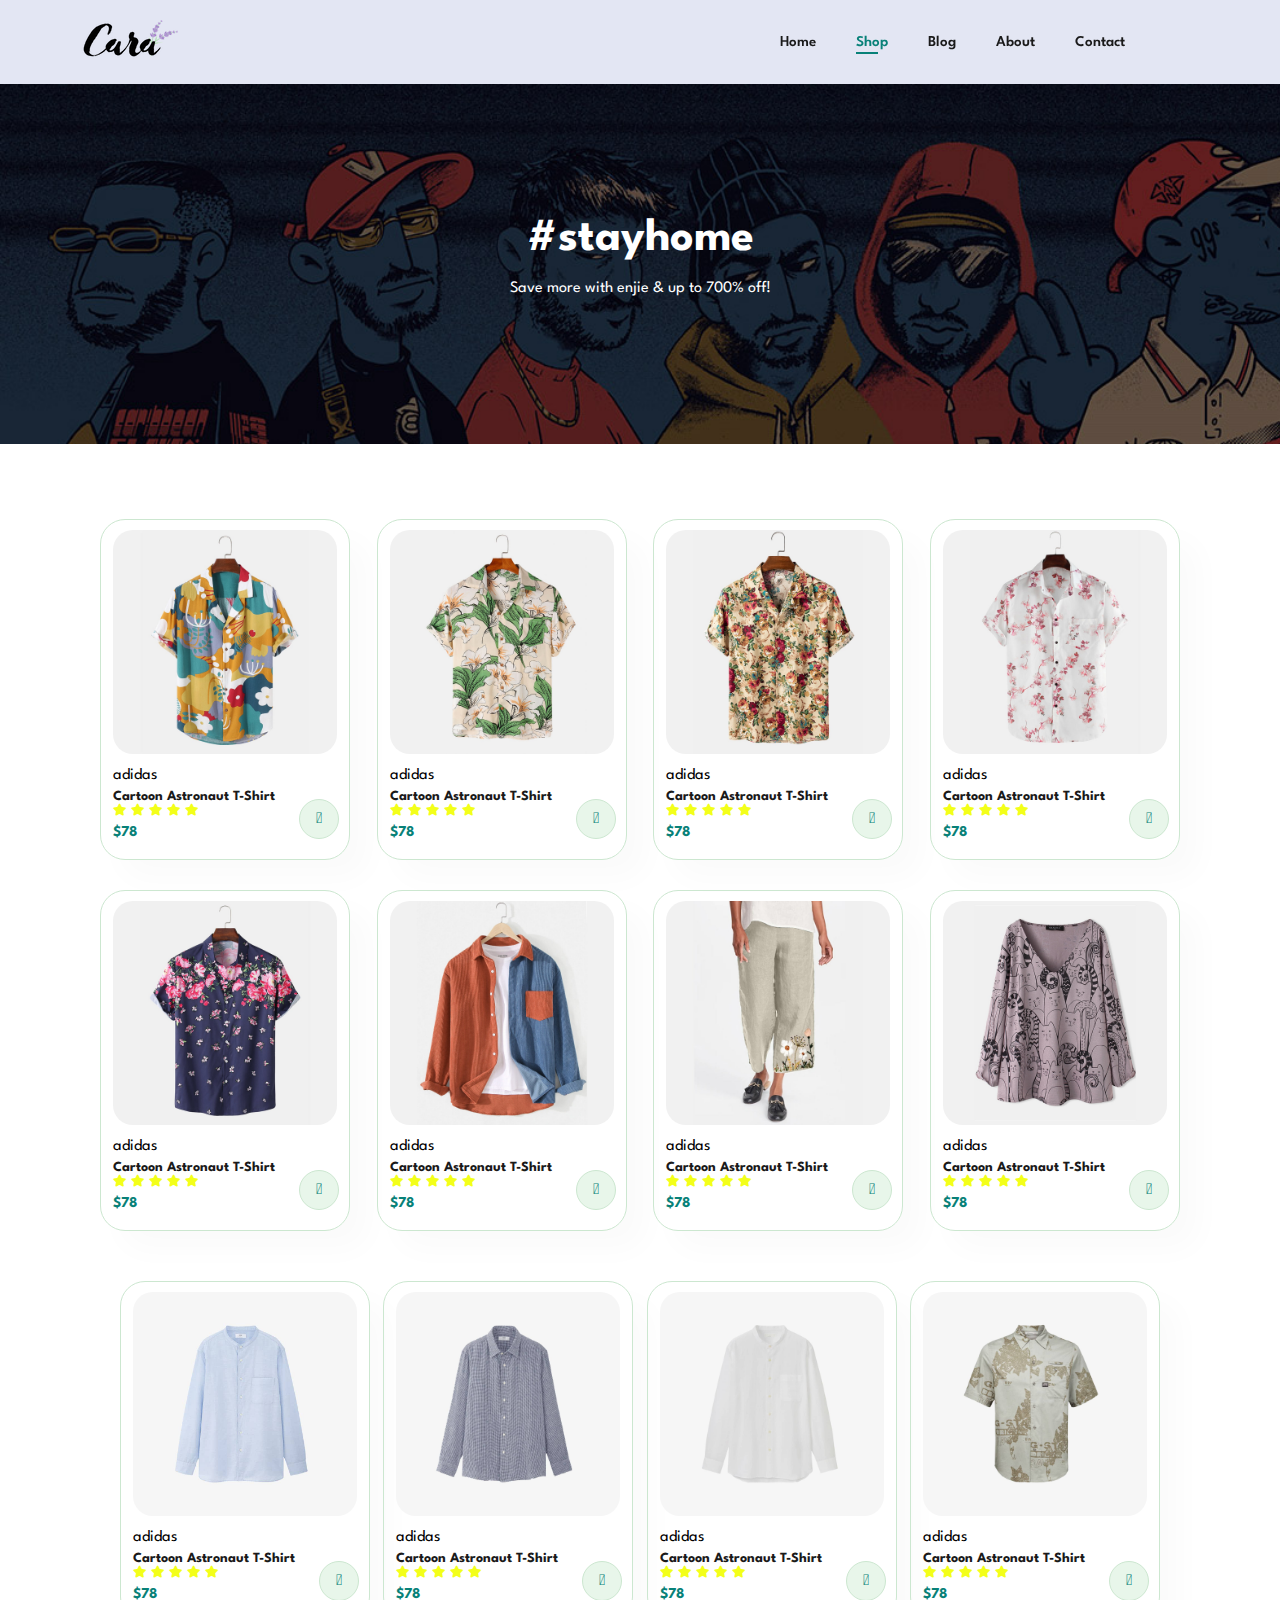
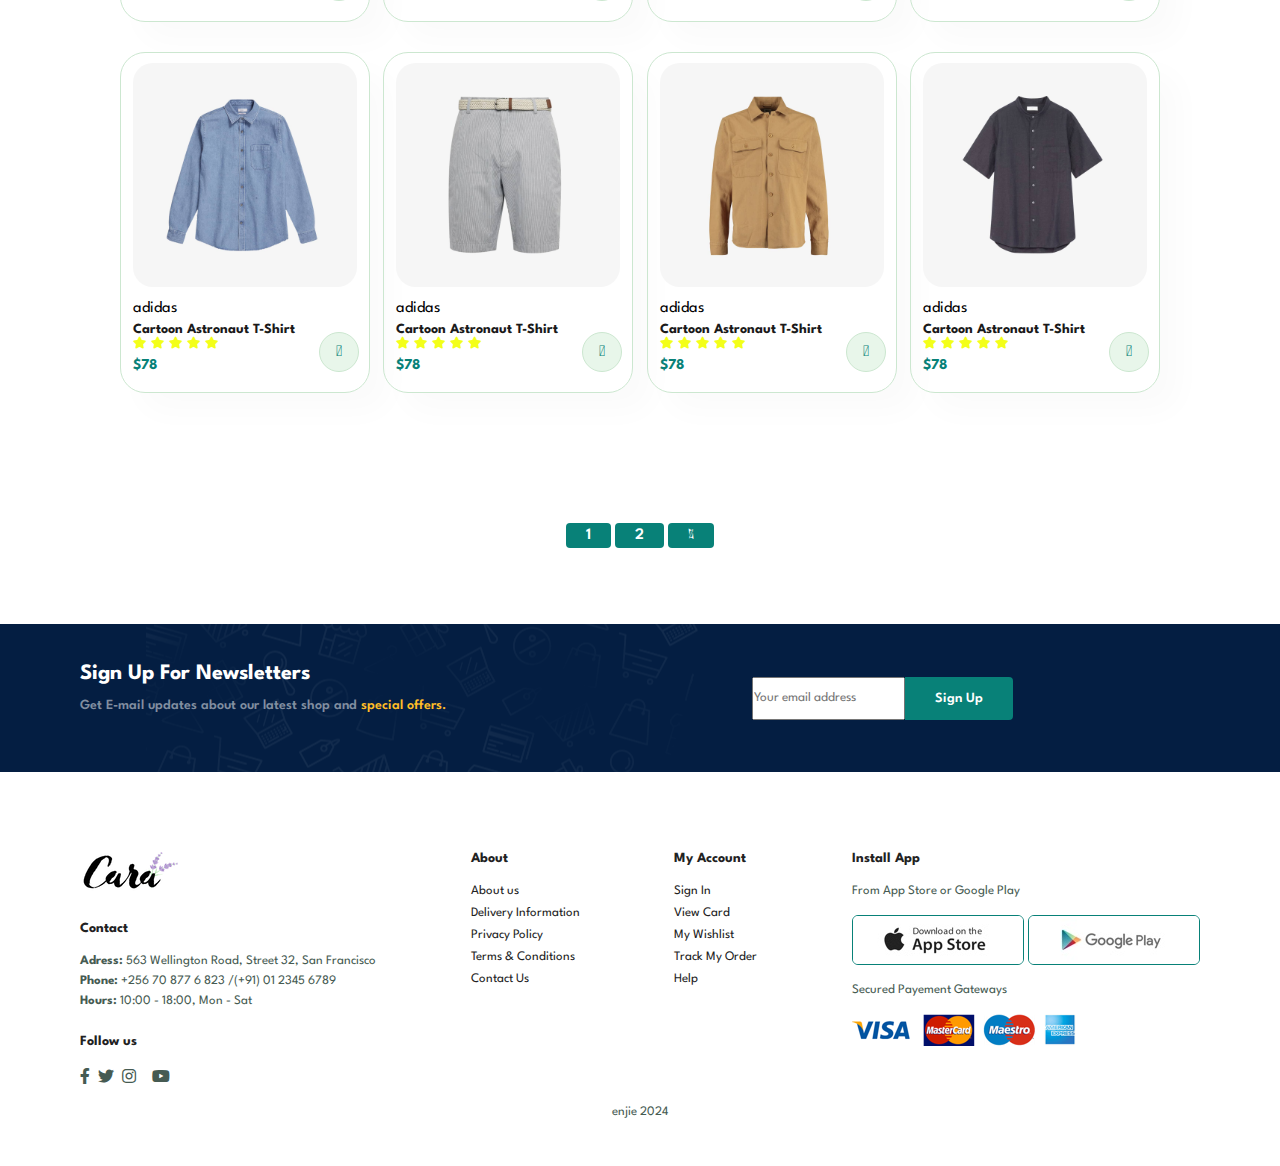
<file: Build-and-Deploy-Ecommerce-Website-main/shop.html>
<!DOCTYPE html>
<html lang="en">

    <head>
        <meta charset="UTF-8">
        <meta http-equiv="X-UA-Compatible" content="IE=edge">
        <meta name="viewport" content="width=device-width, initial-scale=1.0">
        <title>Tech2etc Ecommerce Tutorial</title>
        <link rel="stylesheet" href="https://pro.fontawesome.com/releases/v5.10.0/css/all.css" />
        <!-- <script src="https://kit.fontawesome.com/534ec6d240.js" crossorigin="anonymous"></script> -->

        <link rel="stylesheet" href="style.css">
    </head>

    <body>
   <!-- we gonna start from out logo -->
   <section id="header">
   
    <a href="#"><img src="img/logo.png" class="logo" alt=""></a>


    <!-- now we gonna create our nav -->

    <div>
        <ul id="navbar">
            <li><a  href="index.html">Home</a></li>
            <li><a class="active" href="shop.html">Shop</a></li>
            <li><a href="blog.html">Blog</a></li>
            <li><a href="about.html">About</a></li>
            <li><a href="Contact.html">Contact</a></li>
            <li id="lg-bag"><a href="cart.html"><i class="far fa-shopping-bag"></i></a></li>
            <a href="#" id="close"><i class="far fa-times"></i></a>
        </ul>
    </div>
    <div id="mobile">
        <a href="cart.html"><i class="far fa-shopping-bag"></i></a>
        <i id="bar" class="fas fa-outdent" ></i>
     
    </div>
 </section>

 <section id="page-header" >
   
    <h2>#stayhome</h2>
    
    <p>Save more with enjie & up to 700% off!</p>
  
   </section>

  <section id="product1" class="section-p1">
   <div class="pro-container">
        <div class="pro" onclick="window.location.href='sproduct.html';">     <!--if anyone want to click on this page it will going to send him on another page    -->
            <img src="img/products/f1.jpg" alt="">
            <div class="des">
                <span>adidas</span>
                <h5>Cartoon Astronaut T-Shirt</h5>
                <div class="star">
                   <i class="fas fa-star"></i>
                   <i class="fas fa-star"></i>
                   <i class="fas fa-star"></i>
                   <i class="fas fa-star"></i>
                   <i class="fas fa-star"></i>
                   

                </div>
                <h4>$78</h4>
            </div> 
                    <a href="#"><i class="fal fa-shopping-cart cart"></i></a>
        </div>


        <div class="pro">
            <img src="img/products/f2.jpg" alt="">
            <div class="des">
                <span>adidas</span>
                <h5>Cartoon Astronaut T-Shirt</h5>
                <div class="star">
                   <i class="fas fa-star"></i>
                   <i class="fas fa-star"></i>
                   <i class="fas fa-star"></i>
                   <i class="fas fa-star"></i>
                   <i class="fas fa-star"></i>
                   

                </div>
                <h4>$78</h4>
            </div> 
                    <a href="#"><i class="fal fa-shopping-cart cart"></i></a>
        </div>

        <div class="pro">
            <img src="img/products/f3.jpg" alt="">
            <div class="des">
                <span>adidas</span>
                <h5>Cartoon Astronaut T-Shirt</h5>
                <div class="star">
                   <i class="fas fa-star"></i>
                   <i class="fas fa-star"></i>
                   <i class="fas fa-star"></i>
                   <i class="fas fa-star"></i>
                   <i class="fas fa-star"></i>
                   

                </div>
                <h4>$78</h4>
            </div> 
                    <a href="#"><i class="fal fa-shopping-cart cart"></i></a>
        </div>


        <div class="pro">
            <img src="img/products/f4.jpg" alt="">
            <div class="des">
                <span>adidas</span>
                <h5>Cartoon Astronaut T-Shirt</h5>
                <div class="star">
                   <i class="fas fa-star"></i>
                   <i class="fas fa-star"></i>
                   <i class="fas fa-star"></i>
                   <i class="fas fa-star"></i>
                   <i class="fas fa-star"></i>
                   

                </div>
                <h4>$78</h4>
            </div> 
                    <a href="#"><i class="fal fa-shopping-cart cart"></i></a>
        </div>


        <div class="pro">
            <img src="img/products/f5.jpg" alt="">
            <div class="des">
                <span>adidas</span>
                <h5>Cartoon Astronaut T-Shirt</h5>
                <div class="star">
                   <i class="fas fa-star"></i>
                   <i class="fas fa-star"></i>
                   <i class="fas fa-star"></i>
                   <i class="fas fa-star"></i>
                   <i class="fas fa-star"></i>
                   

                </div>
                <h4>$78</h4>
            </div> 
                    <a href="#"><i class="fal fa-shopping-cart cart"></i></a>
        </div>

        <div class="pro">
            <img src="img/products/f6.jpg" alt="">
            <div class="des">
                <span>adidas</span>
                <h5>Cartoon Astronaut T-Shirt</h5>
                <div class="star">
                   <i class="fas fa-star"></i>
                   <i class="fas fa-star"></i>
                   <i class="fas fa-star"></i>
                   <i class="fas fa-star"></i>
                   <i class="fas fa-star"></i>
                   

                </div>
                <h4>$78</h4>
            </div> 
                    <a href="#"><i class="fal fa-shopping-cart cart"></i></a>
        </div>


        <div class="pro">
            <img src="img/products/f7.jpg" alt="">
            <div class="des">
                <span>adidas</span>
                <h5>Cartoon Astronaut T-Shirt</h5>
                <div class="star">
                   <i class="fas fa-star"></i>
                   <i class="fas fa-star"></i>
                   <i class="fas fa-star"></i>
                   <i class="fas fa-star"></i>
                   <i class="fas fa-star"></i>
                   

                </div>
                <h4>$78</h4>
            </div> 
                    <a href="#"><i class="fal fa-shopping-cart cart"></i></a>
        </div>


        <div class="pro">
            <img src="img/products/f8.jpg" alt="">
            <div class="des">
                <span>adidas</span>
                <h5>Cartoon Astronaut T-Shirt</h5>
                <div class="star">
                   <i class="fas fa-star"></i>
                   <i class="fas fa-star"></i>
                   <i class="fas fa-star"></i>
                   <i class="fas fa-star"></i>
                   <i class="fas fa-star"></i>
                   

                </div>
                <h4>$78</h4>
            </div> 
                    <a href="#"><i class="fal fa-shopping-cart cart"></i></a>
        </div>

    <div class="pro-container">
        <div class="pro">
            <img src="img/products/n1.jpg" alt="">
            <div class="des">
                <span>adidas</span>
                <h5>Cartoon Astronaut T-Shirt</h5>
                <div class="star">
                   <i class="fas fa-star"></i>
                   <i class="fas fa-star"></i>
                   <i class="fas fa-star"></i>
                   <i class="fas fa-star"></i>
                   <i class="fas fa-star"></i>
                   

                </div>
                <h4>$78</h4>
            </div> 
                    <a href="#"><i class="fal fa-shopping-cart cart"></i></a>
        </div>


        <div class="pro">
            <img src="img/products/n2.jpg" alt="">
            <div class="des">
                <span>adidas</span>
                <h5>Cartoon Astronaut T-Shirt</h5>
                <div class="star">
                   <i class="fas fa-star"></i>
                   <i class="fas fa-star"></i>
                   <i class="fas fa-star"></i>
                   <i class="fas fa-star"></i>
                   <i class="fas fa-star"></i>
                   

                </div>
                <h4>$78</h4>
            </div> 
                    <a href="#"><i class="fal fa-shopping-cart cart"></i></a>
        </div>

        <div class="pro">
            <img src="img/products/n3.jpg" alt="">
            <div class="des">
                <span>adidas</span>
                <h5>Cartoon Astronaut T-Shirt</h5>
                <div class="star">
                   <i class="fas fa-star"></i>
                   <i class="fas fa-star"></i>
                   <i class="fas fa-star"></i>
                   <i class="fas fa-star"></i>
                   <i class="fas fa-star"></i>
                   

                </div>
                <h4>$78</h4>
            </div> 
                    <a href="#"><i class="fal fa-shopping-cart cart"></i></a>
        </div>


        <div class="pro">
            <img src="img/products/n4.jpg" alt="">
            <div class="des">
                <span>adidas</span>
                <h5>Cartoon Astronaut T-Shirt</h5>
                <div class="star">
                   <i class="fas fa-star"></i>
                   <i class="fas fa-star"></i>
                   <i class="fas fa-star"></i>
                   <i class="fas fa-star"></i>
                   <i class="fas fa-star"></i>
                   

                </div>
                <h4>$78</h4>
            </div> 
                    <a href="#"><i class="fal fa-shopping-cart cart"></i></a>
        </div>


        <div class="pro">
            <img src="img/products/n5.jpg" alt="">
            <div class="des">
                <span>adidas</span>
                <h5>Cartoon Astronaut T-Shirt</h5>
                <div class="star">
                   <i class="fas fa-star"></i>
                   <i class="fas fa-star"></i>
                   <i class="fas fa-star"></i>
                   <i class="fas fa-star"></i>
                   <i class="fas fa-star"></i>
                   

                </div>
                <h4>$78</h4>
            </div> 
                    <a href="#"><i class="fal fa-shopping-cart cart"></i></a>
        </div>

        <div class="pro">
            <img src="img/products/n6.jpg" alt="">
            <div class="des">
                <span>adidas</span>
                <h5>Cartoon Astronaut T-Shirt</h5>
                <div class="star">
                   <i class="fas fa-star"></i>
                   <i class="fas fa-star"></i>
                   <i class="fas fa-star"></i>
                   <i class="fas fa-star"></i>
                   <i class="fas fa-star"></i>
                   

                </div>
                <h4>$78</h4>
            </div> 
                    <a href="#"><i class="fal fa-shopping-cart cart"></i></a>
        </div>


        <div class="pro">
            <img src="img/products/n7.jpg" alt="">
            <div class="des">
                <span>adidas</span>
                <h5>Cartoon Astronaut T-Shirt</h5>
                <div class="star">
                   <i class="fas fa-star"></i>
                   <i class="fas fa-star"></i>
                   <i class="fas fa-star"></i>
                   <i class="fas fa-star"></i>
                   <i class="fas fa-star"></i>
                   

                </div>
                <h4>$78</h4>
            </div> 
                    <a href="#"><i class="fal fa-shopping-cart cart"></i></a>
        </div>


        <div class="pro">
            <img src="img/products/n8.jpg" alt="">
            <div class="des">
                <span>adidas</span>
                <h5>Cartoon Astronaut T-Shirt</h5>
                <div class="star">
                   <i class="fas fa-star"></i>
                   <i class="fas fa-star"></i>
                   <i class="fas fa-star"></i>
                   <i class="fas fa-star"></i>
                   <i class="fas fa-star"></i>
                   

                </div>
                <h4>$78</h4>
            </div> 
                    <a href="#"><i class="fal fa-shopping-cart cart"></i></a>
        </div>



    </div>
   </section>

   <section id="pagination" class="section-p1">
    <a href="#">1</a>
    <a href="#">2</a>
    <a href="#"><i class="fal fa-long-arrow-alt-right"></i></a>
   </section>


   <section id="newsletter" class="section-p1 section-m1">
    <div class="newstext">
        <h4>Sign Up For Newsletters</h4>
        <p>Get E-mail updates about our latest shop and  <span>special offers.</span></p>
    </div>
    <div class="form">
        <input type="text" placeholder="Your email address" class="dinput">
        <button class="normal">Sign Up</button>
    </div>
   </section>

 <footer class="section-p1">
    <div class="col">
        <img class="logo" src="img/logo.png" alt="">
        <h4>Contact</h4>
        <p><strong>Adress:</strong> 563 Wellington Road, Street 32, San Francisco</p>
        <p><strong>Phone:</strong> +256 70 877 6 823 /(+91) 01 2345 6789</p>
        <p><strong>Hours:</strong> 10:00 - 18:00, Mon - Sat</p>
        <div class="follow">
            <h4>Follow us</h4>
            <div class="icon">
                <i class="fab fa-facebook-f"></i>
                <i class="fab fa-twitter"></i>
                <i class="fab fa-instagram"></i>
                <i class="fab fa-printerest-p"></i>
                <i class="fab fa-youtube"></i>
            </div>
        </div>
    </div>
    <div class="col">
        <h4>About</h4>
        <a href="#">About us</a>
        <a href="#">Delivery Information</a>
        <a href="#">Privacy Policy</a>
        <a href="#">Terms & Conditions</a>
        <a href="#">Contact Us</a>
    </div>

    <div class="col">
        <h4>My Account</h4>
        <a href="#">Sign In</a>
        <a href="#">View Card</a>
        <a href="#">My Wishlist</a>
        <a href="#">Track My Order</a>
        <a href="#">Help</a>
    </div>
    <div class="col install">
        <h4>Install App</h4>
        <p>From App Store or Google Play</p>
        <div class="row">
            <img src="img/pay/app.jpg" alt="">
            <img src="img/pay/play.jpg" alt="">

        </div>
        <p>Secured Payement Gateways</p>
        <img src="img/pay/pay.png" alt="">
    </div>

    <div class="copyright">
    <p>enjie 2024</p>
    </div>
 </footer>

        <script src="script.js"></script>
    </body>

</html>
</file>
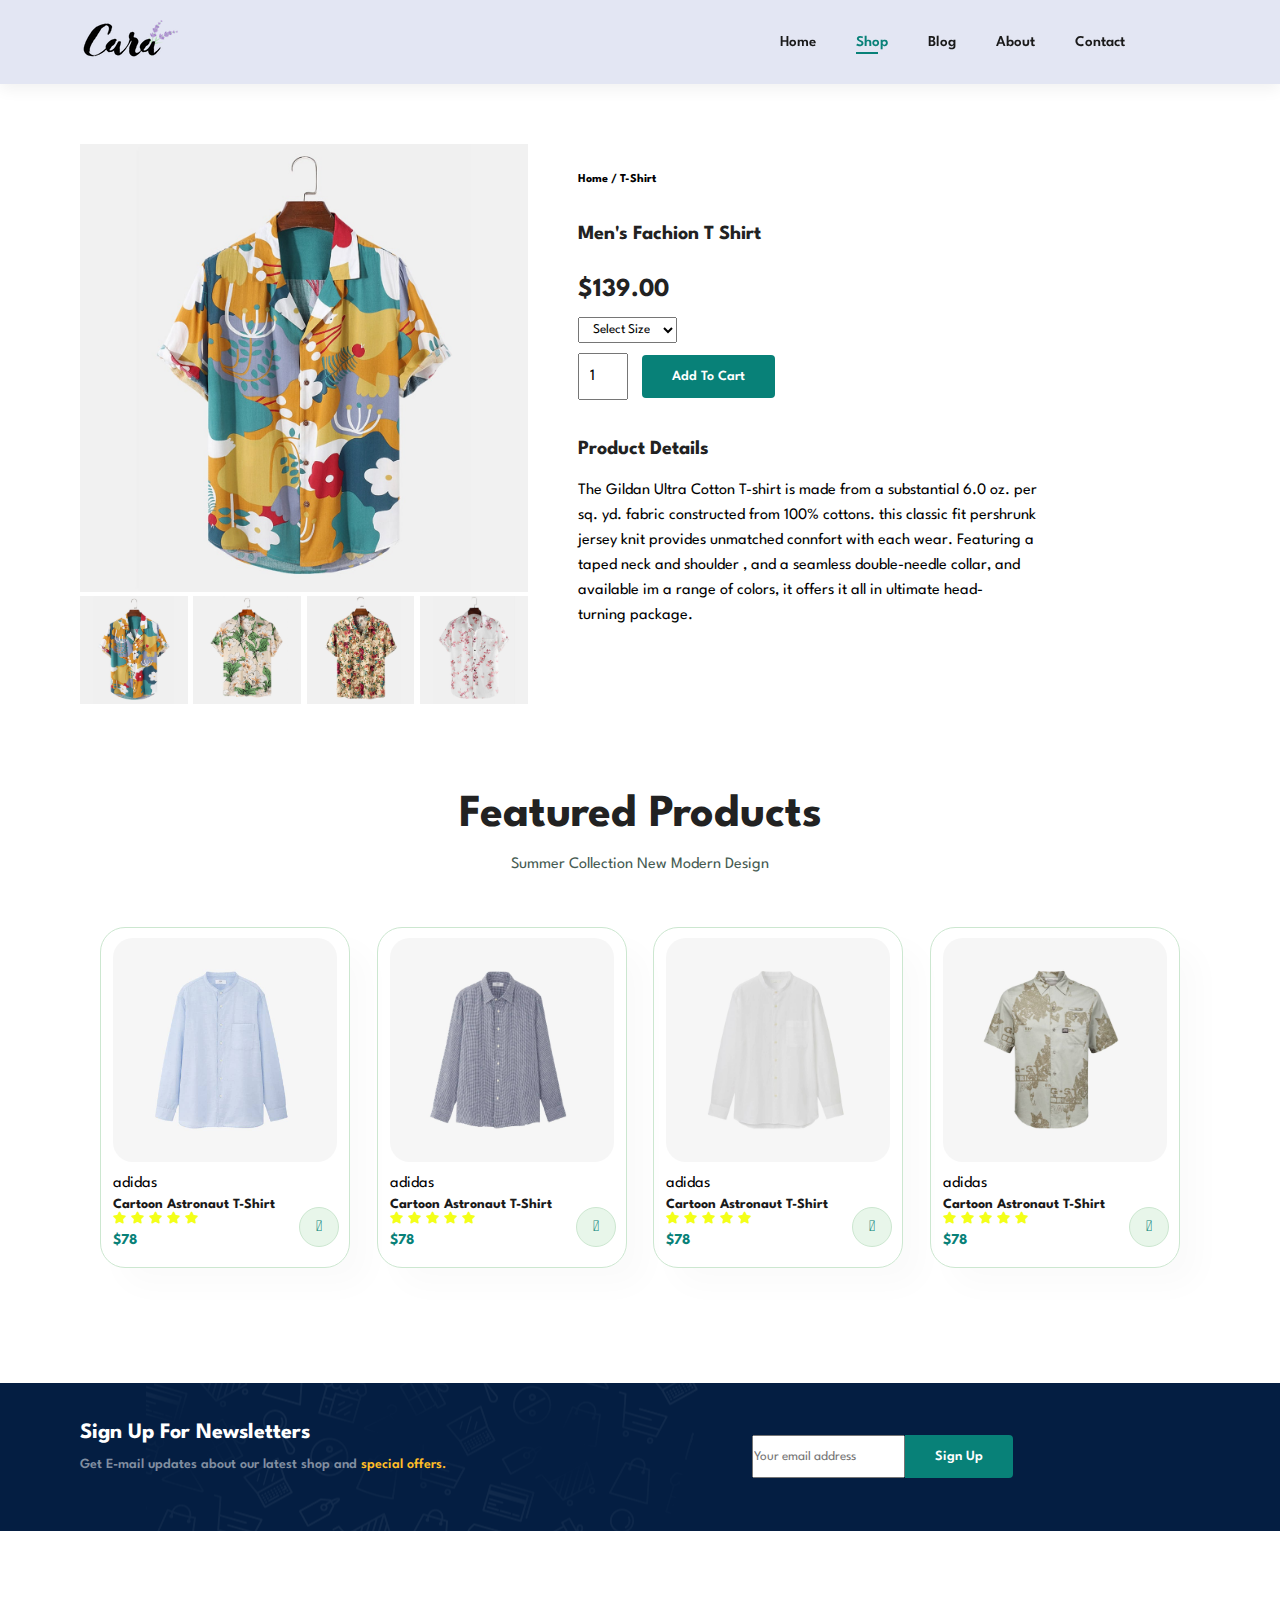
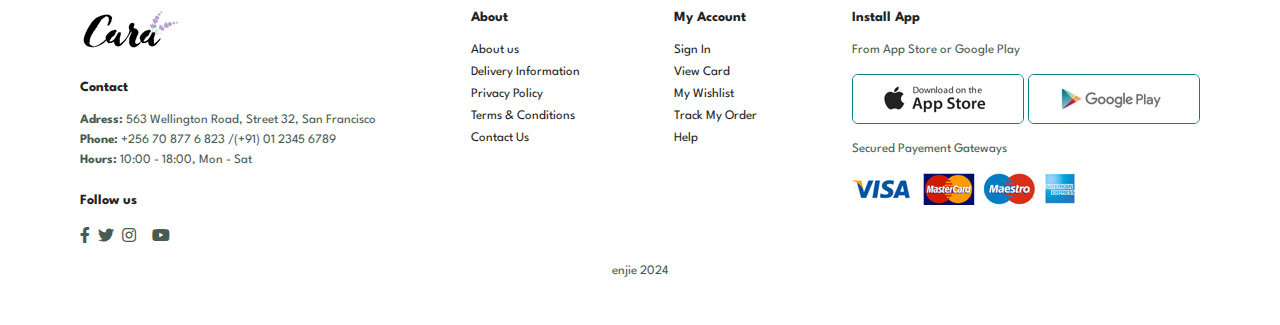
<file: Build-and-Deploy-Ecommerce-Website-main/sproduct.html>
<!DOCTYPE html>
<html lang="en">

    <head>
        <meta charset="UTF-8">
        <meta http-equiv="X-UA-Compatible" content="IE=edge">
        <meta name="viewport" content="width=device-width, initial-scale=1.0">
        <title>Tech2etc Ecommerce Tutorial</title>
        <link rel="stylesheet" href="https://pro.fontawesome.com/releases/v5.10.0/css/all.css" />
        <!-- <script src="https://kit.fontawesome.com/534ec6d240.js" crossorigin="anonymous"></script> -->

        <link rel="stylesheet" href="style.css">
    </head>

    <body>
   <!-- we gonna start from out logo -->
   <section id="header">
   
    <a href="#"><img src="img/logo.png" class="logo" alt=""></a>


    <!-- now we gonna create our nav -->

    <div>
        <ul id="navbar">
            <li><a  href="index.html">Home</a></li>
            <li><a class="active" href="shop.html">Shop</a></li>
            <li><a href="blog.html">Blog</a></li>
            <li><a href="about.html">About</a></li>
            <li><a href="Contact.html">Contact</a></li>
            <li id="lg-bag"><a href="cart.html"><i class="far fa-shopping-bag"></i></a></li>
            <a href="#" id="close"><i class="far fa-times"></i></a>
        </ul>
    </div>
    <div id="mobile">
        <a href="cart.html"><i class="far fa-shopping-bag"></i></a>
        <i id="bar" class="fas fa-outdent" ></i>
     
    </div>
 </section>

 <section id="prodetails" class="section-p1">
    <div class="single-pro-image">
        <img src="img/products/f1.jpg" width="100%" id="MainImg" alt="">
        <div class="small-img-group">
            <div class="small-img-col">
                <img src="img/products/f1.jpg" width="100%" class="small-img" alt="">
            </div>

            <div class="small-img-col">
                <img src="img/products/f2.jpg" width="100%" class="small-img" alt="">
            </div>

            <div class="small-img-col">
                <img src="img/products/f3.jpg" width="100%" class="small-img" alt="">
            </div>

            <div class="small-img-col">
                <img src="img/products/f4.jpg" width="100%" class="small-img" alt="">
            </div>
        </div>
    
    </div>
    <div class="single-pro-details">
        <h6>Home / T-Shirt</h6>
        <h4>Men's Fachion T Shirt </h4>
        <h2>$139.00</h2>
        <select>
            <option>Select Size</option>
            <option>XL</option>
            <option>XXL</option>
            <option>small</option>
            <option>Large</option>
        </select>
        <input type="number" value="1">
    <button class="normal">Add To Cart</button>
    <h4>Product Details</h4>
    <span>The Gildan Ultra Cotton T-shirt is made from a substantial 6.0 oz. per <br> sq. yd. fabric constructed from 100% cottons. this classic fit
        pershrunk <br> jersey knit provides unmatched connfort with each wear. Featuring a <br> taped neck and shoulder , and  a seamless double-needle collar, and <br> available im a range of colors, it offers it all in ultimate head- <br> turning package.
    </span>
    </div>
 </section>

 <section id="product1" class="section-p1">
    <h2>Featured Products</h2>
    <p>Summer Collection New Modern Design</p>
    <div class="pro-container">
        <div class="pro">
            <img src="img/products/n1.jpg" alt="">
            <div class="des">
                <span>adidas</span>
                <h5>Cartoon Astronaut T-Shirt</h5>
                <div class="star">
                   <i class="fas fa-star"></i>
                   <i class="fas fa-star"></i>
                   <i class="fas fa-star"></i>
                   <i class="fas fa-star"></i>
                   <i class="fas fa-star"></i>
                   

                </div>
                <h4>$78</h4>
            </div> 
                    <a href="#"><i class="fal fa-shopping-cart cart"></i></a>
        </div>


        <div class="pro">
            <img src="img/products/n2.jpg" alt="">
            <div class="des">
                <span>adidas</span>
                <h5>Cartoon Astronaut T-Shirt</h5>
                <div class="star">
                   <i class="fas fa-star"></i>
                   <i class="fas fa-star"></i>
                   <i class="fas fa-star"></i>
                   <i class="fas fa-star"></i>
                   <i class="fas fa-star"></i>
                   

                </div>
                <h4>$78</h4>
            </div> 
                    <a href="#"><i class="fal fa-shopping-cart cart"></i></a>
        </div>

        <div class="pro">
            <img src="img/products/n3.jpg" alt="">
            <div class="des">
                <span>adidas</span>
                <h5>Cartoon Astronaut T-Shirt</h5>
                <div class="star">
                   <i class="fas fa-star"></i>
                   <i class="fas fa-star"></i>
                   <i class="fas fa-star"></i>
                   <i class="fas fa-star"></i>
                   <i class="fas fa-star"></i>
                   

                </div>
                <h4>$78</h4>
            </div> 
                    <a href="#"><i class="fal fa-shopping-cart cart"></i></a>
        </div>


        <div class="pro">
            <img src="img/products/n4.jpg" alt="">
            <div class="des">
                <span>adidas</span>
                <h5>Cartoon Astronaut T-Shirt</h5>
                <div class="star">
                   <i class="fas fa-star"></i>
                   <i class="fas fa-star"></i>
                   <i class="fas fa-star"></i>
                   <i class="fas fa-star"></i>
                   <i class="fas fa-star"></i>
                   

                </div>
                <h4>$78</h4>
            </div> 
                    <a href="#"><i class="fal fa-shopping-cart cart"></i></a>
        </div>


      
      


    </div>
   </section>


   <section id="newsletter" class="section-p1 section-m1">
    <div class="newstext">
        <h4>Sign Up For Newsletters</h4>
        <p>Get E-mail updates about our latest shop and  <span>special offers.</span></p>
    </div>
    <div class="form">
        <input type="text" placeholder="Your email address" class="dinput">
        <button class="normal">Sign Up</button>
    </div>
   </section>

 <footer class="section-p1">
    <div class="col">
        <img class="logo" src="img/logo.png" alt="">
        <h4>Contact</h4>
        <p><strong>Adress:</strong> 563 Wellington Road, Street 32, San Francisco</p>
        <p><strong>Phone:</strong> +256 70 877 6 823 /(+91) 01 2345 6789</p>
        <p><strong>Hours:</strong> 10:00 - 18:00, Mon - Sat</p>
        <div class="follow">
            <h4>Follow us</h4>
            <div class="icon">
                <i class="fab fa-facebook-f"></i>
                <i class="fab fa-twitter"></i>
                <i class="fab fa-instagram"></i>
                <i class="fab fa-printerest-p"></i>
                <i class="fab fa-youtube"></i>
            </div>
        </div>
    </div>
    <div class="col">
        <h4>About</h4>
        <a href="#">About us</a>
        <a href="#">Delivery Information</a>
        <a href="#">Privacy Policy</a>
        <a href="#">Terms & Conditions</a>
        <a href="#">Contact Us</a>
    </div>

    <div class="col">
        <h4>My Account</h4>
        <a href="#">Sign In</a>
        <a href="#">View Card</a>
        <a href="#">My Wishlist</a>
        <a href="#">Track My Order</a>
        <a href="#">Help</a>
    </div>
    <div class="col install">
        <h4>Install App</h4>
        <p>From App Store or Google Play</p>
        <div class="row">
            <img src="img/pay/app.jpg" alt="">
            <img src="img/pay/play.jpg" alt="">

        </div>
        <p>Secured Payement Gateways</p>
        <img src="img/pay/pay.png" alt="">
    </div>

    <div class="copyright">
    <p>enjie 2024</p>
    </div>
 </footer>

 <script>
    var MainImg = document.getElementById("MainImg");
    var smallimg = document.getElementsByClassName("small-img")    //so we gonna create a function if I go to my website and if i click over this image i want to replace image
    //i'm gonna use the array and the array index number always starts with the zero so that's why it will be zero and if anyone click on our this a small image it means our first  a small image [0]

    smallimg[0].onclick = function(){
        MainImg.src= smallimg[0].src;
    }

    smallimg[1].onclick = function(){
        MainImg.src= smallimg[1].src;
    }

    smallimg[2].onclick = function(){
        MainImg.src= smallimg[2].src;
    }

    smallimg[3].onclick = function(){
        MainImg.src= smallimg[3].src;
    }
  
  </script>

        <script src="script.js"></script>
    </body>

</html>
</file>
<file: Build-and-Deploy-Ecommerce-Website-main/style.css>
@import url("https://fonts.googleapis.com/css2?family=Spartan:wght@100;200;300;400;500;600;700;800;900&display=swap");
* {
  margin: 0;
  padding: 0;
  box-sizing: border-box;
  font-family: "Spartan", sans-serif;
}

html {
  scroll-behavior: smooth;
}

/* Global Styles */

h1 {
  font-size: 50px;
  line-height: 64px;
  color: #222;
}

h2 {
  font-size: 46px;
  line-height: 54px;
  color: #222;
}

h4 {
  font-size: 20px;
  color: #222;
}

h6 {
  font-weight: 700;
  font-size: 12px;
}

p {
  font-size: 16px;
  color: #465b52;
  margin: 15px 0 20px 0;
}

.section-p1 {
  padding: 40px 80px;
}

.section-m1 {
  margin: 40px 0;
}

button.normal{
  font-size: 14px;
  font-weight: 600;
  padding: 15px 30px;
  color: #000;
  background-color: #fff;
  border-radius: 4px;
  cursor: pointer;
  border: none;
  outline: none;
  transition: 0.2s;
}


button.white{
  font-size: 13px;
  font-weight: 600;
  padding: 11px 18px;
  color: #fff;
  background-color: transparent;
  cursor: pointer;
  border: 1px solid #fff;
  outline: none;
  transition: 0.2s;
}


body {
  width: 100%;
}


/* Header start */

#header{
  display: flex;
  align-items: center;
  justify-content: space-between;
  padding: 20px 80px ; /*  padding from top to bottom will be 20px from left and right it will be 80px  */
  background-color: #e3e6f3;
  box-shadow: 0 5px 15px rgba(0, 0, 0, 0.06);
  z-index: 999;
  position: sticky;  /*after puting it our header is not moving*/
  top: 0;
  left: 0;

}
#navbar{
  display: flex;
  align-items: center;
  justify-content: center;

}

#navbar li{
  list-style: none;
  padding: 0 20px;
  position: relative;
}

#navbar li a{
  text-decoration: none;
  font-size: 15px;
  font-weight: 600;
  color: #1a1a1a;
  transition: 0.3 ease;
}
/* hover effect */
#navbar li a:hover,
#navbar li a.active{
  color: #088178;
}

#navbar li a.active::after,
#navbar li a:hover::after{
  content: "";
  width: 30%;
  height: 2px;
  background: #088178;
  position: absolute;
  bottom: -4px;
  left: 20px;
}

#mobile{
   display: none;   /*   this will not going to show icons on our pc screen when i select display none  */
  align-items: center;
}

#close{
  display: none;
}

/* Home page  */
#hero{
  background-image: url(img/hero4.png);
  height: 90vh;
  width: 100%;
  background-size: cover;
  background-position: top 25% right 0;
  padding: 0 80px;
  display: flex;
  flex-direction: column;
  align-items: flex-start;
  justify-content: center;

}
#hero h4{
  padding-bottom: 15px;
}

#hero h1{
  color: #088178;
}

#hero button{
  background-image: url(img/button.png);
  background-color: transparent;
  color: #088178;
  border: 0;
  padding: 14px 80px 14px 65px;
  background-repeat: no-repeat;
  cursor: pointer;
  font-weight: 700;
  font-size: 15px;
}

/* feature section */

#feature{
  display: flex;
  align-items: center;
  justify-content: space-between;
  flex-wrap: wraps;
}

#feature .fe-box{
  width: 180px;
  text-align: center;
  padding: 25px 15px;
  box-shadow: 20px 20px 34px rgba(0, 0, 0, 0.03);
  border: 1px solid #cce7d0;
  border-radius: 4px;
  margin: 15px 0;
}

#feature .fe-box:hover{
  box-shadow: 10px 10px 54px rgba(70, 62, 221, 0.1);
}

#feature .fe-box img{
  width: 100%;
  margin-bottom: 10px;
}

#feature .fe-box h6{
  padding: 9px 8px 6px 8px;
  line-height: 1;
  border: 4px ;
  color: #088178;
  background-color: #fddde4;
}

#feature .fe-box:nth-child(2) h6{
  background-color: #cdebbc;
}

#feature .fe-box:nth-child(3) h6{
  background-color: #d1e8f2;
}

#feature .fe-box:nth-child(4) h6{
  background-color: #cdd4f8;
}

#feature .fe-box:nth-child(5) h6{
  background-color: #f6dbf6;
}

#feature .fe-box:nth-child(6) h6{
  background-color: #fff2e5;
}

/* product feature */

#product1{
  text-align: center;
}
#product1 .pro-container{
  display: flex;
  justify-content: space-between;
  padding: 20px;
  flex-wrap: wrap;
}

#product1 .pro{
  width: 23%;
  min-width: 250px;
  padding:10px 12px ;
  border: 1px solid #cce7d0;
  border-radius: 25px;
  cursor: pointer;
  box-shadow: 20px 20px 30px rgba(0, 0, 0, 0.02);
  margin: 15px 0;
  transition: 0.2s ease;
  position: relative;
}


#product1 .pro:hover{
  box-shadow: 20px 20px 30px rgba(0, 0, 0, 0.06);
}

#product1 .pro img{
  width: 100%;
  border-radius: 20px;
}

#product1 .pro .des{
  text-align: start;
  padding: 10px 0;
}

#product .pro .des span{
  color: #606063;
  font-size: 12px;

}

#product1  .pro .des h5{
  padding-top: 7px;
  color: #1a1a1a;
  font-size: 14px;
}

#product1  .pro .des i{
  font-size: 12px;
  color: rgba(243, 281, 25);

}

#product1 .pro .des h4{
  padding-top: 7px;
  font-size: 15px;
  font-weight: 700;
  color: #088178;

  
}

#product1 .pro .cart{
  width: 40px;
  height: 40px;
  line-height: 40px;
  border-radius: 50px;
  background-color: #e8f6ea;
  font-weight: 500;
  color: #088178;
  text-align: center;
  border: 1px solid  #cce7d0;
  position: absolute;
  bottom: 20px;
  right: 10px;


}

/* banner section */

#banner{
  display: flex;
  flex-direction: column;
  justify-content: center;
  align-items: center;
  text-align: center;
  background-image: url("img/banner/b2.jpg");
  width: 100%;
  height: 40vh;
  background-size: cover;
  background-position: center;

}
#banner h4{
  color: #fff;
  font-size: 16px;

}
#banner h2{
  color: #fff;
  font-size: 30px;
  padding: 10px 0;
}
#banner h2 span{
  color: red;

}

#banner button:hover{
  background: #088178;
  color:#fff;
 

}


/* sm banner  */
#sm-banner  {
  display: flex;
  justify-content: space-between;
  flex-wrap: wrap;

}
#sm-banner .banner-box {
  display: flex;
  flex-direction: column;
  justify-content: center;
  align-items: flex-start;

  background-image: url("img/banner/b17.jpg");
  min-width: 580px;
  height: 50vh;
  background-size: cover;
  background-position: center;

}

#sm-banner .banner-box2{
  background-image: url("img/banner/b10.jpg");
}
#sm-banner h4 {
  color: #fff;
  font-size: 20px;
  font-weight: 300;
}

#sm-banner h2{
  color: #fff;
  font-size: 28px;
  font-weight: 800;
}

#sm-banner span{
  color: #fff;
  font-size: 14px;
  font-weight: 500;
  padding-bottom: 15px;
}

#sm-banner .banner-box:hover button{
  background: #088178;
  border: 1px solid #088178;
}


/* BANNER 3 */

#banner3{
  display: flex;
  justify-content: space-between;
  flex-wrap: wrap;
  padding: 0 80px;
}

#banner3 .banner-box {
   display: flex;
   flex-direction: column;
   justify-content: center;
   align-items: flex-start;
   background-image: url("img/banner/b7.jpg");
   min-width: 30%;
   height: 30vh;
   background-size: cover;
   background-position: center;
   padding: 20px;
   margin-bottom: 20px;
}


#banner3 .banner-box2 {
  background-image: url("img/banner/b4.jpg");
}

#banner3 .banner-box3 {
  background-image: url("img/banner/b18.jpg");
}

#banner3 h2{
  color: #fff;
  font-weight: 900;
  font-size: 22px;
}

#banner3 h3{
  color: #ec544e;
  font-weight: 800;
  font-size: 15px;
}


/* almost footer newsletter */
#newsletter{
  display: flex;
  justify-content: space-between;
  flex-wrap: wrap;
  align-items: center;
  background-image: url("img/banner/b14.png");
  background-repeat: no-repeat;
  background-position: 20% 30% ;
  background-color: #041e42;
}

#newsletter h4{
  font-size: 22px;
  font-weight: 700;
  color: #fff;
  
}

#newsletter p{
font-size: 14px;
font-weight: 600;
color: #818ea0;
}

#newsletter p span{
  
  color: #ffbd27;
  }

#newsletter .form{
  display: flex;
  width: 40%;
}  

#nwesletter input{
    height: 3.125rem;
    padding: 0 1.25em;
    font-size: 14px;
    width: 100%;
    border: 1px solid transparent;
    border-radius: 4px;
    outline: none;
    border-top-right-radius: 0;
    border-bottom-right-radius: 0;
    
  }

  #newsletter button{
    background-color: #088178;
    color: #fff;
    white-space: nowrap;
    border-top-left-radius: 0;
    border-bottom-left-radius: 0;
  } 

  /*my  footer start here */
  footer{
    display: flex;
    flex-wrap: wrap;
    justify-content: space-between;
  }

  footer .col{
    display: flex;
    flex-direction: column;
   align-items: flex-start;
   margin-bottom: 20px;
  }

  footer .logo{
    margin-bottom: 30px;
  }

  footer h4{
    font-size: 14px;
    padding-bottom: 20px;
  }
  footer p{
    font-size: 13px;
    margin: 0 0 8px 0;
  }

  footer a{
    font-size: 13px;
    text-decoration: none;
    color: #222;
   margin-bottom: 10px;
  }

  footer .follow{
    margin-top: 20px;
  }

  footer .follow i{
    color: #465b52;
    padding-right: 4px;
    cursor: pointer;
  }

  footer .install .row img{
     border: 1px solid #088178;
     border-radius: 6px;
  }

  footer .install img{
    margin: 10px 0 15px 0;  /* from top10 right0 bottom15px left0 */
  }

  footer .follow i:hover,
  footer a:hover{
    color: #088178;

  }

  footer .copyright{
    width: 100%;
    text-align: center;
  }




  /* Shop Page */

  #page-header{
    background-image: url(img/banner/b1.jpg);
    width: 100%;
    height: 40vh;
    background-size: cover;
    display: flex;
    justify-content: center;
    text-align: center;
    flex-direction: column;
    padding: 14px;

  }
  #page-header h2,
  #page-header p{
    color: #fff;
  }
  #pagination{
    text-align: center;
  }
  #pagination a{
    text-decoration: none;
    background-color: #088178;
    padding: 5px 20px;
    border-radius: 4px;
    color: #fff;
    font-weight: 600;
  }
  #pagination a i{
    font-size: 16px;
    font-weight:600;
  }

  /* Single Product sproduct */

  #prodetails{
    display: flex;
    margin-top: 20px;
  }


  #prodetails .single-pro-image{
    width: 40%;
    margin-right: 50px;
  }
  .small-img-group{
    display: flex;
    justify-content: space-between;
  }
  .small-img-col{
    flex-basis: 24%;
    cursor: pointer;
  }

  /* Single Product */

  
  #prodetails .single-pro-details{
       width: 50%;
       padding-top: 30px;
  }

  #prodetails .single-pro-details h4{
    padding: 40px 0  20px 0;
  }

  #prodetails .single-pro-details h2{
   font-size: 26px;
  }

  #prodetails .single-pro-details select{
   display: block;
   padding: 5px 10px ;
   margin-bottom: 10px;
   }

   #prodetails .single-pro-details input{
    width: 50px;
    height: 47px;
    padding-left: 10px;
    font-size: 16px;
    margin-right: 10px;
   }

   #prodetails .single-pro-details button{
    background: #088178;
    color: #fff;
    
   }

   #prodetails .single-pro-details input:focus{
    outline: none;
   }

   #prodetails .single-pro-details span{
    line-height: 25px;
   }

   /* Blog Page */
   #page-header.blog-header{
      background-image: url("img/banner/b19.jpg");
   }

   #blog{
    padding: 150px 150px 0 150px;
   }

   #blog .blog-box{
    display: flex;
    align-items: center;
    width: 100%;
    position: relative;
    padding-bottom: 90px;
   }

   #blog .blog-img{
    width: 50%;
    margin-right: 40px;
   }

   #blog img{
    width: 100%;
    height: 300px;
      object-fit: cover;
   }

   #blog .blog-details {
    width: 50%;
   }

   #blog .blog-details a{
    text-decoration: none;
    font-size: 11px;
    color: black;
    font-weight: 700;
    position: relative;
    transition: 0.3s;
   }

   #blog .blog-details a::after{
    content: "";
    width: 50px;
    height: 1px;
    background-color: #000;
    position: absolute;
    top: 4px;
    right: -60px;
   }

   #blog .blog-details a:hover{
        color: #088178;
   }

   #blog .blog-details a:hover::after{
   background-color: #088178;
   }

   #blog .blog-box h1{
    position: absolute;
    top: -40px;
    left: 0;
    font-size: 70px;
    color: #c9cbce;
    z-index: -9;     /*willl put 3/01 behind the picture*/
   }


   /* About Page */
   #about-head{
    display: flex;
    align-items: center;
   }

   #page-header.about-header{
    background-image: url("img/about/banner.png");
   }
   #about-head img{
    width: 50%;
    height: auto;
   }
   #about-head div{
    padding-left: 40px;
   }

   #about-app{
    text-align: center;
   }
   #about-app .video{
    width: 70%;
    height: 100%;
    margin: 30px auto 0 auto;
   }
   #about-app .video video{
    width: 100%;
    height: 100%;
    border-radius: 20px;
   }



   /* Contact age */

   #contact-details{
    display: flex;
    align-items: center;
    justify-content: space-between;
    
   }

   #contact-details .detals{
    width: 40%;
   }

   #contact-details span,
   #form-details form span{
    font-size: 12px;

   }
   #contact-details .details h2,
   #form-details form h2{
    font-size: 26px;
    line-height: 35px;
    padding: 20px 0;
   }

   #contact-details .details h2{
    font-size: 16px;
    padding-bottom: 15px;
   }

   #contact-details .details li{
    list-style: none;
    display: flex;
    padding: 10px 0;
   }

   #contact-details .details li i{
    font-size: 14px;
    padding-right: 22px;
   }
   #contact-details .details li p{
    margin: 0;
    font-size: 14px;
   }
   #contact-details .map{
    width: 55%;
    height: 400px;
   }

   #contact-details  .map iframe{
    width: 100%;
    height: 100%;
   }

   #form-details{
    display: flex;
    justify-content: space-between;
    margin: 30px;
    padding: 80px;
    border: 1px solid #000;
    background-color: #6a852c;
   }

   #form-details form{
    width: 65%;
    display: flex;
    flex-direction: column;
    align-items: flex-start;
   }

   #form-details form input,
   #form-details form textarea{
    width: 100%;
    padding: 12px 15px;
    outline: none;
    margin-bottom: 20px;
    border: 1px solid #e1e1e1;
   }

   #form-details form button{
    background-color: #088178;
    color: white;
   }
   
   #form-details .people div{
    padding-bottom: 25px;
    display: flex;
    align-items: flex-start;
   }

   #form-details .people div img{
    width: 65px;
    height: 65px;
    object-fit: cover;
    margin-right: 15px;
   }

   
   #form-details .people div p {
    margin: 0;
    font-size: 13px;
    line-height: 25px;
   }

   
   #form-details .people div p span{
    display: block;
    font-size: 16px;
    font-weight: 600;
    color: #000;
   }

   /* cart page */

   #cart table{
    width: 100%;
    border-collapse: collapse;
    table-layout: fixed;
    white-space: nowrap;
      
   }

   #cart table img{
    width: 70px;
   }

  #cart table td:nth-child(1){
    width: 100%;
    text-align-last: center;
  }

  
  #cart table td:nth-child(2){
    width: 150px;
    text-align-last: center;
  }
  
  #cart table td:nth-child(3){
    width: 250px;
    text-align-last: center;
  }
  
  #cart table td:nth-child(4),
  #cart table td:nth-child(5),
  #cart table td:nth-child(6){
    width: 150px;
    text-align-last: center;
  }

  #cart table td:nth-child(5) input{
    width: 70px;
    padding: 10px 5px 10px 15px;
  }
  #cart table thead{
    border: 1px solid #e2e9e1;
    border-left: none;
    border-right: none;
  }

  #cart table thead td{
    font-weight: 700;
    text-transform: uppercase;
    font-size: 13px;
    padding: 18px 0;
  }

  #cart table tbody tr td{
    padding-top: 15px;
  }

  #cart table tbody td{
    font-size: 13px;
  }
  #Cart-add{
    display: flex;
    flex-wrap: wrap;
    justify-content: space-between;
   
  }

  #coupon{
    width: 50%;
    margin-bottom: 30px;
  } 

  #coupon h3,
  #Subtotal h3{
    padding-bottom: 15px;
  }
  #coupon input{
    padding: 10 20px;
    outline: none;
    width: 60%;
    height: 40px;
    margin-right: 10px;
    border: 1px solid;
    
  }

  #coupon button,
  #Subtotal button{
    background-color: #088178;
    color: #fff;
  }

  #Subtotal{
    width: 50%;
    margin-bottom: 30px;
    border: 1px solid#e2e9e1;
    padding: 30px;
    /* background-color: #088178; */

  }

  #Subtotal table{
    border-collapse: collapse;
    width: 100%;
    margin-bottom: 20px;
    /* background-color: orangered; */

  }
  #Subtotal table td{
    width: 50%;
    border: 1px solid #e2e9e1;
    padding: 10px;
    font-size: 13px;
  }

  

  
































  /* Now we are going to make our website responsive */
  @media (max-width:799px) {
    .section-p1{
     
      padding: 40px 40px;
    }
    #navbar{
      display: flex;
      flex-direction: column;
      align-items: flex-start;
      justify-content: flex-start;
      position: fixed;
      top: 0;
      right: -300px;
      height: 100vh;
      width: 300px;
      background-color: #e3e6f3;
      box-shadow: 0 40px 60px rgba(0, 0, 0, 0.1);
      padding: 80px 0 0 10px;
      transition: 0.3s;


    }

    #navbar.active{
       right: 0px;       /*i will change the value(-300) to (0)zero */
    }

    #navbar li{
        margin-bottom: 25px;
    }

    #mobile{
      display: flex;   /*   this will not going to show icons on our pc screen when i select display none  */
     align-items: center;
   }
   #mobile i{

    color: #1a1a1a;
    font-size: 24px;
    padding-left: 20px;
   }
   #close{
    display: initial;
    position: absolute;
    top: 30px;
    left: 30px;
    color: #222;
    font-size: 24px;
   }
   #lg-bag{
    display: none;
   }

   #hero{
    height: 70vh;
    padding: 0 80px;
    background-position: top 30% right 30%;
   
  }
  #feature {
    justify-content: center;
}
 #feature .fe-box{
  margin: 15px a5px;
 }

 #product1 .pro-container{
  justify-content: center;
  padding-top: 20px;
  
 }
 #product1 pro{
  margin: 15px ;
 }
 #banner {
  height: 20vh;
 }

 #sm-banner .banner-box{
  min-width: 100%;
  height: 30vh;
 }

 #banner3{
  padding: 0 40px;
 }

 #banner3  .banner-box{
  width: 28%;
 }

 #newsletter .form {
  width: 70%;
 }

 footer .copyright {
  text-align: start;
 }

 /* Contact Page */
 #form-details{
  padding: 40px;

 }
 #form-details form{
  width: 50%;
 }


 


  }

  @media (max-width: 477 ) {
    .section-p1{
      padding: 20px;
    }
    #header{
      padding: 10px 30px;
    }
    h1{
      font-size: 38px;
    }
    h2{

      font-size: 32px;
    }
    #hero{
      padding: 0 20px;
      background-position: 55%;
    }

    #feature{
      justify-content: space-between;
    }

    #feature .fe-box {
      width: 155px;
      margin: 0 0 15px 0;
    }
    #product1 .pro {
      width: 100%;
    }

    #banner{
      height: 40vh;
    }

    #sm-banner .banner-box{
      height: 40vh;
    }

    #sm-banner .banner-box2{
      margin-top: 20px;
    }

    #banner3 {
      padding: 0 20px;
    }

    #banner3 .banner-boc{
      width: 100%;
    }

    #newsletter{
      padding: 40px 20px;
    }
    #newsletter .form{
      width: 100%;

    }

    footer .copyright {
      text-align: start;
    }

    /* Single Product */

    #prodetails {
      display: flex;
      flex-direction: column;
    }

    #prodetails .single-pro-image {
      width: 100%;
      margin-right: 0px;
    }

    #prodetails .single-pro-details{
      width: 100%;
    }

    /* Blog Page */

    #blog .blog-box{
      display: flex;
      flex-direction: column;
      align-items: flex-start;
    
    }

    #blog .blog-img{
      width: 100%;
      margin-right: 0px;
      margin-bottom: 30px;
    }

    #blog .blog-details{
      width: 100%;
    }


    /* About Page */

    #about-head{
      flex-direction: column;
    }
    #about-head img {
      width: 100%;
      margin-bottom: 20px;
    }

    #about-head div{
      padding-left: 0px;
    }
    #about-app .video{
      width: 100%;
    }

      /* Single Product  */

   #prodetails {

    display: flex;
    flex-direction: column;

   }

   #prodetails .single-pro-image {
    width: 100%;
    margin-right: 0px;
   }

   /* Contact Page  */
   #contact-details{
 
    flex-direction: column;
    
   }

   #contact-details .details{
    width: 100%;
    margin-bottom: 30px;
   }
  }
</file>
